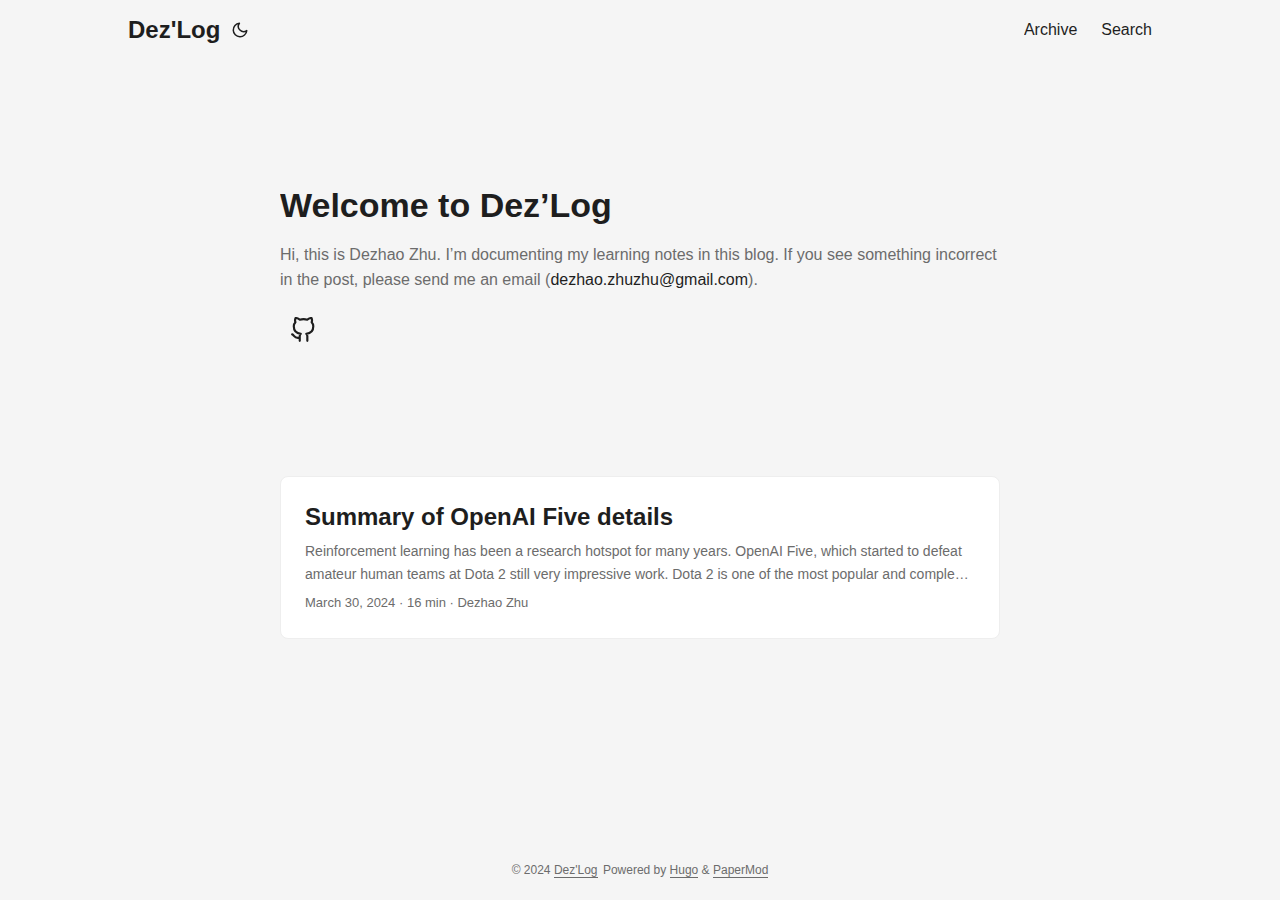
<file: index.html>
<!DOCTYPE html>
<html lang="en" dir="auto">

<head>
	<meta name="generator" content="Hugo 0.115.3"><meta charset="utf-8">
<meta http-equiv="X-UA-Compatible" content="IE=edge">
<meta name="viewport" content="width=device-width, initial-scale=1, shrink-to-fit=no">
<meta name="robots" content="index, follow">
<title>Dez&#39;Log</title>

<meta name="description" content="Theme PaperMod - https://github.com/adityatelange/hugo-PaperMod">
<meta name="author" content="Theme PaperMod">
<link rel="canonical" href="https://dezhaozhu.github.io/">
<link crossorigin="anonymous" href="/assets/css/stylesheet.c4fffb0ee300dc6b1fc0b0e900dc40df2c36931315d57beda4b17d56115abc90.css" integrity="sha256-xP/7DuMA3GsfwLDpANxA3yw2kxMV1XvtpLF9VhFavJA=" rel="preload stylesheet" as="style">


<link rel="apple-touch-icon" sizes="180x180" href="/apple-touch-icon.png">
<link rel="icon" type="image/png" sizes="32x32" href="/favicon-32x32.png">
<link rel="icon" type="image/png" sizes="16x16" href="/favicon-16x16.png">
<link rel="manifest" href="/site.webmanifest">
<link rel="mask-icon" href="/safari-pinned-tab.svg" color="#5bbad5">
<meta name="msapplication-TileColor" content="#da532c">
<meta name="theme-color" content="#ffffff">
<link rel="alternate" type="application/rss+xml" href="https://dezhaozhu.github.io/index.xml">
<link rel="alternate" type="application/json" href="https://dezhaozhu.github.io/index.json">
<noscript>
    <style>
        #theme-toggle,
        .top-link {
            display: none;
        }

    </style>
    <style>
        @media (prefers-color-scheme: dark) {
            :root {
                --theme: rgb(29, 30, 32);
                --entry: rgb(46, 46, 51);
                --primary: rgb(218, 218, 219);
                --secondary: rgb(155, 156, 157);
                --tertiary: rgb(65, 66, 68);
                --content: rgb(196, 196, 197);
                --code-block-bg: rgb(46, 46, 51);
                --code-bg: rgb(55, 56, 62);
                --border: rgb(51, 51, 51);
            }

            .list {
                background: var(--theme);
            }

            .list:not(.dark)::-webkit-scrollbar-track {
                background: 0 0;
            }

            .list:not(.dark)::-webkit-scrollbar-thumb {
                border-color: var(--theme);
            }
        }

    </style>
</noscript>

<meta property="og:title" content="Dez&#39;Log" />
<meta property="og:description" content="Theme PaperMod - https://github.com/adityatelange/hugo-PaperMod" />
<meta property="og:type" content="website" />
<meta property="og:url" content="https://dezhaozhu.github.io/" />

<meta name="twitter:card" content="summary"/>
<meta name="twitter:title" content="Dez&#39;Log"/>
<meta name="twitter:description" content="Theme PaperMod - https://github.com/adityatelange/hugo-PaperMod"/>

<script type="application/ld+json">
{
  "@context": "https://schema.org",
  "@type": "Organization",
  "name": "Dez'Log",
  "url": "https://dezhaozhu.github.io/",
  "description": "Theme PaperMod - https://github.com/adityatelange/hugo-PaperMod",
  "thumbnailUrl": "https://dezhaozhu.github.io/favicon.ico",
  "sameAs": [
      "https://github.com/dezhaozhu"
  ]
}
</script>
</head>

<body class="list" id="top">
<script>
    if (localStorage.getItem("pref-theme") === "dark") {
        document.body.classList.add('dark');
    } else if (localStorage.getItem("pref-theme") === "light") {
        document.body.classList.remove('dark')
    } else if (window.matchMedia('(prefers-color-scheme: dark)').matches) {
        document.body.classList.add('dark');
    }

</script>

<header class="header">
    <nav class="nav">
        <div class="logo">
            <a href="https://dezhaozhu.github.io/" accesskey="h" title="Dez&#39;Log (Alt + H)">Dez&#39;Log</a>
            <div class="logo-switches">
                <button id="theme-toggle" accesskey="t" title="(Alt + T)">
                    <svg id="moon" xmlns="http://www.w3.org/2000/svg" width="24" height="18" viewBox="0 0 24 24"
                        fill="none" stroke="currentColor" stroke-width="2" stroke-linecap="round"
                        stroke-linejoin="round">
                        <path d="M21 12.79A9 9 0 1 1 11.21 3 7 7 0 0 0 21 12.79z"></path>
                    </svg>
                    <svg id="sun" xmlns="http://www.w3.org/2000/svg" width="24" height="18" viewBox="0 0 24 24"
                        fill="none" stroke="currentColor" stroke-width="2" stroke-linecap="round"
                        stroke-linejoin="round">
                        <circle cx="12" cy="12" r="5"></circle>
                        <line x1="12" y1="1" x2="12" y2="3"></line>
                        <line x1="12" y1="21" x2="12" y2="23"></line>
                        <line x1="4.22" y1="4.22" x2="5.64" y2="5.64"></line>
                        <line x1="18.36" y1="18.36" x2="19.78" y2="19.78"></line>
                        <line x1="1" y1="12" x2="3" y2="12"></line>
                        <line x1="21" y1="12" x2="23" y2="12"></line>
                        <line x1="4.22" y1="19.78" x2="5.64" y2="18.36"></line>
                        <line x1="18.36" y1="5.64" x2="19.78" y2="4.22"></line>
                    </svg>
                </button>
            </div>
        </div>
        <ul id="menu">
            <li>
                <a href="https://dezhaozhu.github.io/archives" title="Archive">
                    <span>Archive</span>
                </a>
            </li>
            <li>
                <a href="https://dezhaozhu.github.io/search/" title="Search (Alt &#43; /)" accesskey=/>
                    <span>Search</span>
                </a>
            </li>
        </ul>
    </nav>
</header>
<main class="main"> 
<article class="first-entry home-info">
    <header class="entry-header">
        <h1>Welcome to Dez&rsquo;Log</h1>
    </header>
    <div class="entry-content">
        <ul>
<li>Hi, this is Dezhao Zhu. I&rsquo;m documenting my learning notes in this blog. If you see something incorrect in the post, please send me an email (<a href="mailto:dezhao.zhuzhu@gmail.com">dezhao.zhuzhu@gmail.com</a>).</li>
</ul>

    </div>
    <footer class="entry-footer">
        <div class="social-icons" >
    <a href="https://github.com/dezhaozhu" target="_blank" rel="noopener noreferrer me"
        title="View Source on Github">
        <svg xmlns="http://www.w3.org/2000/svg" viewBox="0 0 24 24" fill="none" stroke="currentColor" stroke-width="2"
    stroke-linecap="round" stroke-linejoin="round">
    <path
        d="M9 19c-5 1.5-5-2.5-7-3m14 6v-3.87a3.37 3.37 0 0 0-.94-2.61c3.14-.35 6.44-1.54 6.44-7A5.44 5.44 0 0 0 20 4.77 5.07 5.07 0 0 0 19.91 1S18.73.65 16 2.48a13.38 13.38 0 0 0-7 0C6.27.65 5.09 1 5.09 1A5.07 5.07 0 0 0 5 4.77a5.44 5.44 0 0 0-1.5 3.78c0 5.42 3.3 6.61 6.44 7A3.37 3.37 0 0 0 9 18.13V22">
    </path>
</svg>
    </a>
</div>

    </footer>
</article>

<article class="post-entry"> 
  <header class="entry-header">
    <h2 class="entry-hint-parent">Summary of OpenAI Five details
    </h2>
  </header>
  <div class="entry-content">
    <p>Reinforcement learning has been a research hotspot for many years. OpenAI Five, which started to defeat amateur human teams at Dota 2 still very impressive work. Dota 2 is one of the most popular and complex esports games in the world, a real-time strategy game played between two teams of five players, with each player controlling a character called a “hero”. To play Dota 2, an AI system must address various challenges: long time horizons, partially-observed state, high-dimensional action and observation spaces....</p>
  </div>
  <footer class="entry-footer"><span title='2024-03-30 00:00:00 +0000 UTC'>March 30, 2024</span>&nbsp;·&nbsp;16 min&nbsp;·&nbsp;Dezhao Zhu</footer>
  <a class="entry-link" aria-label="post link to Summary of OpenAI Five details" href="https://dezhaozhu.github.io/posts/openaifive/openaifive/"></a>
</article>
    </main>
    
<footer class="footer">
    <span>&copy; 2024 <a href="https://dezhaozhu.github.io/">Dez&#39;Log</a></span>
    <span>
        Powered by
        <a href="https://gohugo.io/" rel="noopener noreferrer" target="_blank">Hugo</a> &
        <a href="https://github.com/adityatelange/hugo-PaperMod/" rel="noopener" target="_blank">PaperMod</a>
    </span>
</footer>
<a href="#top" aria-label="go to top" title="Go to Top (Alt + G)" class="top-link" id="top-link" accesskey="g">
    <svg xmlns="http://www.w3.org/2000/svg" viewBox="0 0 12 6" fill="currentColor">
        <path d="M12 6H0l6-6z" />
    </svg>
</a>

<script>
    let menu = document.getElementById('menu')
    if (menu) {
        menu.scrollLeft = localStorage.getItem("menu-scroll-position");
        menu.onscroll = function () {
            localStorage.setItem("menu-scroll-position", menu.scrollLeft);
        }
    }

    document.querySelectorAll('a[href^="#"]').forEach(anchor => {
        anchor.addEventListener("click", function (e) {
            e.preventDefault();
            var id = this.getAttribute("href").substr(1);
            if (!window.matchMedia('(prefers-reduced-motion: reduce)').matches) {
                document.querySelector(`[id='${decodeURIComponent(id)}']`).scrollIntoView({
                    behavior: "smooth"
                });
            } else {
                document.querySelector(`[id='${decodeURIComponent(id)}']`).scrollIntoView();
            }
            if (id === "top") {
                history.replaceState(null, null, " ");
            } else {
                history.pushState(null, null, `#${id}`);
            }
        });
    });

</script>
<script>
    var mybutton = document.getElementById("top-link");
    window.onscroll = function () {
        if (document.body.scrollTop > 800 || document.documentElement.scrollTop > 800) {
            mybutton.style.visibility = "visible";
            mybutton.style.opacity = "1";
        } else {
            mybutton.style.visibility = "hidden";
            mybutton.style.opacity = "0";
        }
    };

</script>
<script>
    document.getElementById("theme-toggle").addEventListener("click", () => {
        if (document.body.className.includes("dark")) {
            document.body.classList.remove('dark');
            localStorage.setItem("pref-theme", 'light');
        } else {
            document.body.classList.add('dark');
            localStorage.setItem("pref-theme", 'dark');
        }
    })

</script>
</body>

</html>
</file>
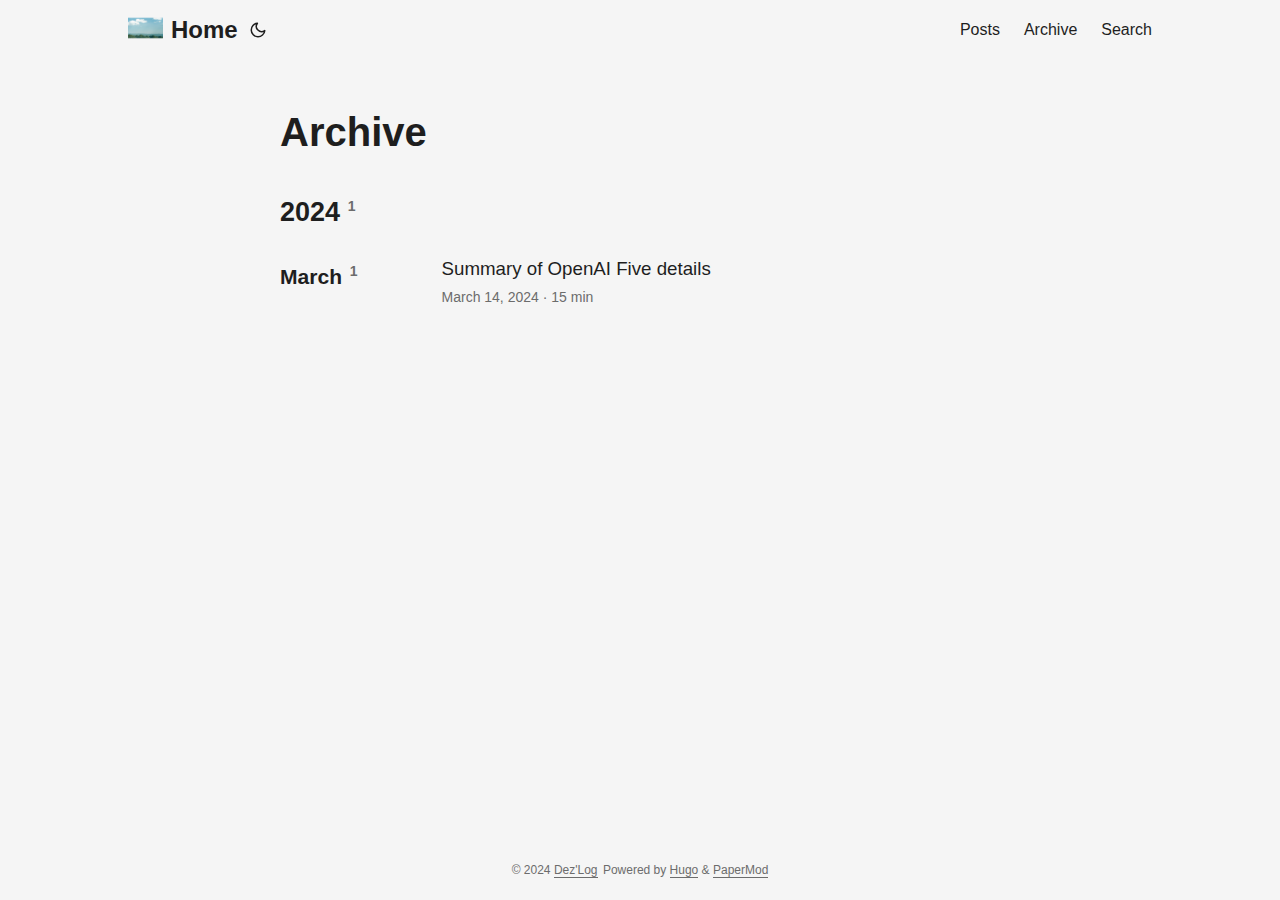
<file: archives.fr/index.html>
<!doctype html><html lang=en dir=auto><head><meta charset=utf-8><meta http-equiv=x-ua-compatible content="IE=edge"><meta name=viewport content="width=device-width,initial-scale=1,shrink-to-fit=no"><meta name=robots content="index, follow"><title>Archive | Dez'Log</title><meta name=keywords content><meta name=description content="archives"><meta name=author content><link rel=canonical href=https://dezhaozhu.github.io/archives.fr/><meta name=google-site-verification content="XYZabc"><meta name=yandex-verification content="XYZabc"><meta name=msvalidate.01 content="XYZabc"><link crossorigin=anonymous href=/assets/css/stylesheet.896bc67855aa43b228a1d980d3512ca4f9507f95218c101bbb4ca4a2773d26a1.css integrity="sha256-iWvGeFWqQ7IoodmA01EspPlQf5UhjBAbu0ykonc9JqE=" rel="preload stylesheet" as=style><link rel=icon href=https://dezhaozhu.github.io/%3Clink%20/%20abs%20url%3E><link rel=icon type=image/png sizes=16x16 href=https://dezhaozhu.github.io/%3Clink%20/%20abs%20url%3E><link rel=icon type=image/png sizes=32x32 href=https://dezhaozhu.github.io/%3Clink%20/%20abs%20url%3E><link rel=apple-touch-icon href=https://dezhaozhu.github.io/%3Clink%20/%20abs%20url%3E><link rel=mask-icon href=https://dezhaozhu.github.io/%3Clink%20/%20abs%20url%3E><meta name=theme-color content="#2e2e33"><meta name=msapplication-TileColor content="#2e2e33"><noscript><style>#theme-toggle,.top-link{display:none}</style><style>@media(prefers-color-scheme:dark){:root{--theme:rgb(29, 30, 32);--entry:rgb(46, 46, 51);--primary:rgb(218, 218, 219);--secondary:rgb(155, 156, 157);--tertiary:rgb(65, 66, 68);--content:rgb(196, 196, 197);--hljs-bg:rgb(46, 46, 51);--code-bg:rgb(55, 56, 62);--border:rgb(51, 51, 51)}.list{background:var(--theme)}.list:not(.dark)::-webkit-scrollbar-track{background:0 0}.list:not(.dark)::-webkit-scrollbar-thumb{border-color:var(--theme)}}</style></noscript><script type=application/javascript>var doNotTrack=!1;doNotTrack||(function(e,t,n,s,o,i,a){e.GoogleAnalyticsObject=o,e[o]=e[o]||function(){(e[o].q=e[o].q||[]).push(arguments)},e[o].l=1*new Date,i=t.createElement(n),a=t.getElementsByTagName(n)[0],i.async=1,i.src=s,a.parentNode.insertBefore(i,a)}(window,document,"script","https://www.google-analytics.com/analytics.js","ga"),ga("create","UA-123-45","auto"),ga("send","pageview"))</script><meta property="og:title" content="Archive"><meta property="og:description" content="archives"><meta property="og:type" content="article"><meta property="og:url" content="https://dezhaozhu.github.io/archives.fr/"><meta property="og:image" content="https://dezhaozhu.github.io/%3Clink%20or%20path%20of%20image%20for%20opengraph,%20twitter-cards%3E"><meta property="article:section" content><meta name=twitter:card content="summary_large_image"><meta name=twitter:image content="https://dezhaozhu.github.io/%3Clink%20or%20path%20of%20image%20for%20opengraph,%20twitter-cards%3E"><meta name=twitter:title content="Archive"><meta name=twitter:description content="archives"><script type=application/ld+json>{"@context":"https://schema.org","@type":"BreadcrumbList","itemListElement":[{"@type":"ListItem","position":1,"name":"Archive","item":"https://dezhaozhu.github.io/archives.fr/"}]}</script><script type=application/ld+json>{"@context":"https://schema.org","@type":"BlogPosting","headline":"Archive","name":"Archive","description":"archives","keywords":[],"articleBody":"","wordCount":"0","inLanguage":"en","datePublished":"0001-01-01T00:00:00Z","dateModified":"0001-01-01T00:00:00Z","mainEntityOfPage":{"@type":"WebPage","@id":"https://dezhaozhu.github.io/archives.fr/"},"publisher":{"@type":"Organization","name":"Dez'Log","logo":{"@type":"ImageObject","url":"https://dezhaozhu.github.io/%3Clink%20/%20abs%20url%3E"}}}</script></head><body class=list id=top><script>localStorage.getItem("pref-theme")==="dark"?document.body.classList.add("dark"):localStorage.getItem("pref-theme")==="light"?document.body.classList.remove("dark"):window.matchMedia("(prefers-color-scheme: dark)").matches&&document.body.classList.add("dark")</script><header class=header><nav class=nav><div class=logo><a href=https://dezhaozhu.github.io/ accesskey=h title="Home (Alt + H)"><img src=https://dezhaozhu.github.io/apple-touch-icon.png alt aria-label=logo height=35>Home</a><div class=logo-switches><button id=theme-toggle accesskey=t title="(Alt + T)"><svg id="moon" xmlns="http://www.w3.org/2000/svg" width="24" height="18" viewBox="0 0 24 24" fill="none" stroke="currentcolor" stroke-width="2" stroke-linecap="round" stroke-linejoin="round"><path d="M21 12.79A9 9 0 1111.21 3 7 7 0 0021 12.79z"/></svg><svg id="sun" xmlns="http://www.w3.org/2000/svg" width="24" height="18" viewBox="0 0 24 24" fill="none" stroke="currentcolor" stroke-width="2" stroke-linecap="round" stroke-linejoin="round"><circle cx="12" cy="12" r="5"/><line x1="12" y1="1" x2="12" y2="3"/><line x1="12" y1="21" x2="12" y2="23"/><line x1="4.22" y1="4.22" x2="5.64" y2="5.64"/><line x1="18.36" y1="18.36" x2="19.78" y2="19.78"/><line x1="1" y1="12" x2="3" y2="12"/><line x1="21" y1="12" x2="23" y2="12"/><line x1="4.22" y1="19.78" x2="5.64" y2="18.36"/><line x1="18.36" y1="5.64" x2="19.78" y2="4.22"/></svg></button></div></div><ul id=menu><li><a href=https://dezhaozhu.github.io/posts/ title=Posts><span>Posts</span></a></li><li><a href=https://dezhaozhu.github.io/archives/ title=Archive><span>Archive</span></a></li><li><a href=https://dezhaozhu.github.io/search/ title="Search (Alt + /)" accesskey=/><span>Search</span></a></li></ul></nav></header><main class=main><header class=page-header><h1>Archive</h1></header><div class=archive-year><h2 class=archive-year-header>2024<sup class=archive-count>&nbsp;&nbsp;1</sup></h2><div class=archive-month><h3 class=archive-month-header>March<sup class=archive-count>&nbsp;&nbsp;1</sup></h3><div class=archive-posts><div class=archive-entry><h3 class=archive-entry-title>Summary of OpenAI Five details</h3><div class=archive-meta><span title='2024-03-14 23:40:00 +0800 CST'>March 14, 2024</span>&nbsp;·&nbsp;15 min</div><a class=entry-link aria-label="post link to Summary of OpenAI Five details" href=https://dezhaozhu.github.io/posts/openaifive/></a></div></div></div></div></main><footer class=footer><span>&copy; 2024 <a href=https://dezhaozhu.github.io/>Dez'Log</a></span>
<span>Powered by
<a href=https://gohugo.io/ rel="noopener noreferrer" target=_blank>Hugo</a> &
        <a href=https://github.com/adityatelange/hugo-PaperMod/ rel=noopener target=_blank>PaperMod</a></span></footer><a href=#top aria-label="go to top" title="Go to Top (Alt + G)" class=top-link id=top-link accesskey=g><svg xmlns="http://www.w3.org/2000/svg" viewBox="0 0 12 6" fill="currentcolor"><path d="M12 6H0l6-6z"/></svg></a><script>let menu=document.getElementById("menu");menu&&(menu.scrollLeft=localStorage.getItem("menu-scroll-position"),menu.onscroll=function(){localStorage.setItem("menu-scroll-position",menu.scrollLeft)}),document.querySelectorAll('a[href^="#"]').forEach(e=>{e.addEventListener("click",function(e){e.preventDefault();var t=this.getAttribute("href").substr(1);window.matchMedia("(prefers-reduced-motion: reduce)").matches?document.querySelector(`[id='${decodeURIComponent(t)}']`).scrollIntoView():document.querySelector(`[id='${decodeURIComponent(t)}']`).scrollIntoView({behavior:"smooth"}),t==="top"?history.replaceState(null,null," "):history.pushState(null,null,`#${t}`)})})</script><script>var mybutton=document.getElementById("top-link");window.onscroll=function(){document.body.scrollTop>800||document.documentElement.scrollTop>800?(mybutton.style.visibility="visible",mybutton.style.opacity="1"):(mybutton.style.visibility="hidden",mybutton.style.opacity="0")}</script><script>document.getElementById("theme-toggle").addEventListener("click",()=>{document.body.className.includes("dark")?(document.body.classList.remove("dark"),localStorage.setItem("pref-theme","light")):(document.body.classList.add("dark"),localStorage.setItem("pref-theme","dark"))})</script></body></html>
</file>
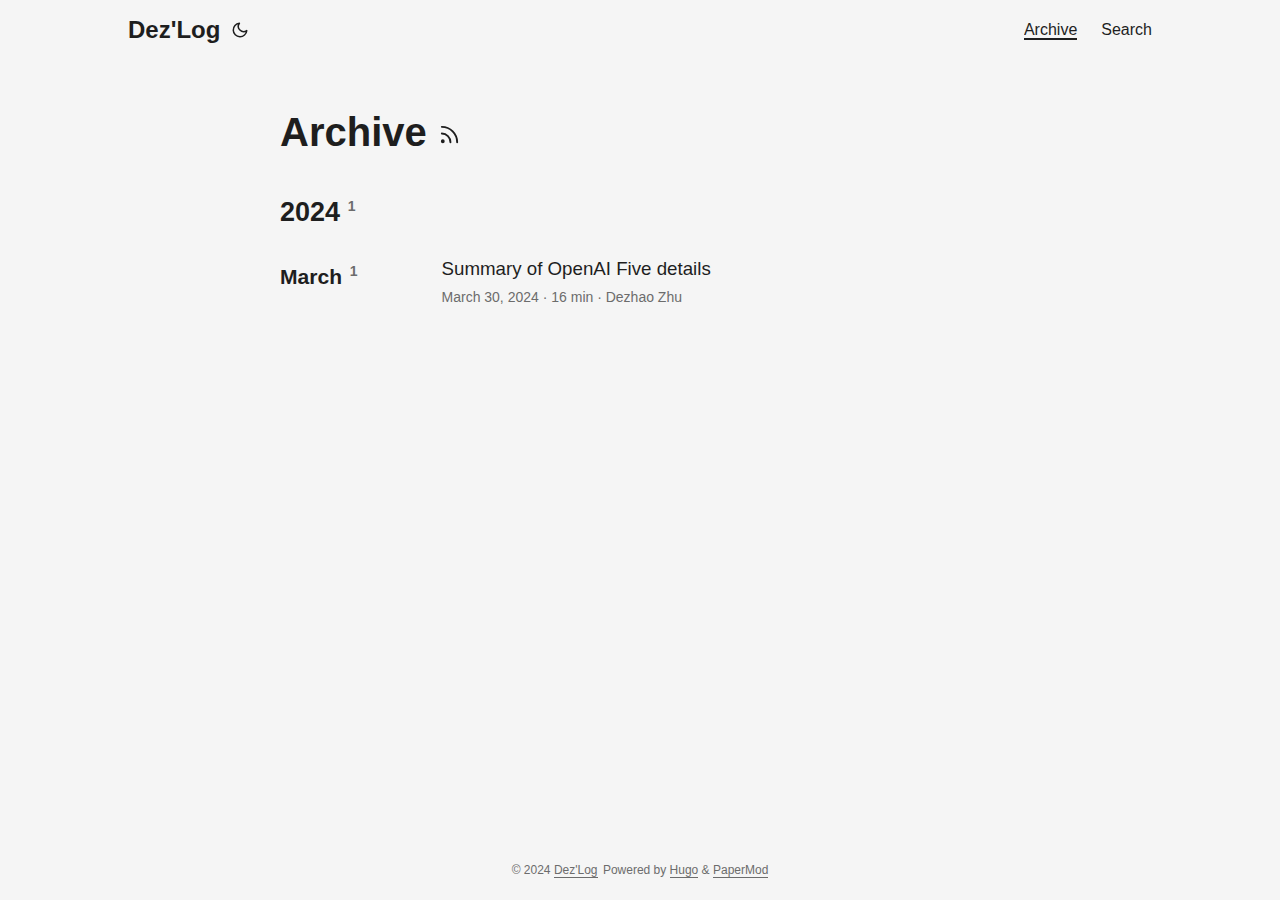
<file: archives/index.html>
<!DOCTYPE html>
<html lang="en" dir="auto">

<head><meta charset="utf-8">
<meta http-equiv="X-UA-Compatible" content="IE=edge">
<meta name="viewport" content="width=device-width, initial-scale=1, shrink-to-fit=no">
<meta name="robots" content="index, follow">
<title>Archive | Dez&#39;Log</title>
<meta name="keywords" content="">
<meta name="description" content="archives">
<meta name="author" content="Theme PaperMod">
<link rel="canonical" href="https://dezhaozhu.github.io/archives/">
<link crossorigin="anonymous" href="/assets/css/stylesheet.c4fffb0ee300dc6b1fc0b0e900dc40df2c36931315d57beda4b17d56115abc90.css" integrity="sha256-xP/7DuMA3GsfwLDpANxA3yw2kxMV1XvtpLF9VhFavJA=" rel="preload stylesheet" as="style">


<link rel="apple-touch-icon" sizes="180x180" href="/apple-touch-icon.png">
<link rel="icon" type="image/png" sizes="32x32" href="/favicon-32x32.png">
<link rel="icon" type="image/png" sizes="16x16" href="/favicon-16x16.png">
<link rel="manifest" href="/site.webmanifest">
<link rel="mask-icon" href="/safari-pinned-tab.svg" color="#5bbad5">
<meta name="msapplication-TileColor" content="#da532c">
<meta name="theme-color" content="#ffffff">
<noscript>
    <style>
        #theme-toggle,
        .top-link {
            display: none;
        }

    </style>
    <style>
        @media (prefers-color-scheme: dark) {
            :root {
                --theme: rgb(29, 30, 32);
                --entry: rgb(46, 46, 51);
                --primary: rgb(218, 218, 219);
                --secondary: rgb(155, 156, 157);
                --tertiary: rgb(65, 66, 68);
                --content: rgb(196, 196, 197);
                --code-block-bg: rgb(46, 46, 51);
                --code-bg: rgb(55, 56, 62);
                --border: rgb(51, 51, 51);
            }

            .list {
                background: var(--theme);
            }

            .list:not(.dark)::-webkit-scrollbar-track {
                background: 0 0;
            }

            .list:not(.dark)::-webkit-scrollbar-thumb {
                border-color: var(--theme);
            }
        }

    </style>
</noscript>

<meta property="og:title" content="Archive" />
<meta property="og:description" content="archives" />
<meta property="og:type" content="article" />
<meta property="og:url" content="https://dezhaozhu.github.io/archives/" /><meta property="article:section" content="" />



<meta name="twitter:card" content="summary"/>
<meta name="twitter:title" content="Archive"/>
<meta name="twitter:description" content="archives"/>


<script type="application/ld+json">
{
  "@context": "https://schema.org",
  "@type": "BreadcrumbList",
  "itemListElement": [
    {
      "@type": "ListItem",
      "position":  1 ,
      "name": "Archive",
      "item": "https://dezhaozhu.github.io/archives/"
    }
  ]
}
</script>
<script type="application/ld+json">
{
  "@context": "https://schema.org",
  "@type": "BlogPosting",
  "headline": "Archive",
  "name": "Archive",
  "description": "archives",
  "keywords": [
    
  ],
  "articleBody": "",
  "wordCount" : "0",
  "inLanguage": "en",
  "datePublished": "0001-01-01T00:00:00Z",
  "dateModified": "0001-01-01T00:00:00Z",
  "author":{
    "@type": "Person",
    "name": "Theme PaperMod"
  },
  "mainEntityOfPage": {
    "@type": "WebPage",
    "@id": "https://dezhaozhu.github.io/archives/"
  },
  "publisher": {
    "@type": "Organization",
    "name": "Dez'Log",
    "logo": {
      "@type": "ImageObject",
      "url": "https://dezhaozhu.github.io/favicon.ico"
    }
  }
}
</script>
</head>

<body class="list" id="top">
<script>
    if (localStorage.getItem("pref-theme") === "dark") {
        document.body.classList.add('dark');
    } else if (localStorage.getItem("pref-theme") === "light") {
        document.body.classList.remove('dark')
    } else if (window.matchMedia('(prefers-color-scheme: dark)').matches) {
        document.body.classList.add('dark');
    }

</script>

<header class="header">
    <nav class="nav">
        <div class="logo">
            <a href="https://dezhaozhu.github.io/" accesskey="h" title="Dez&#39;Log (Alt + H)">Dez&#39;Log</a>
            <div class="logo-switches">
                <button id="theme-toggle" accesskey="t" title="(Alt + T)">
                    <svg id="moon" xmlns="http://www.w3.org/2000/svg" width="24" height="18" viewBox="0 0 24 24"
                        fill="none" stroke="currentColor" stroke-width="2" stroke-linecap="round"
                        stroke-linejoin="round">
                        <path d="M21 12.79A9 9 0 1 1 11.21 3 7 7 0 0 0 21 12.79z"></path>
                    </svg>
                    <svg id="sun" xmlns="http://www.w3.org/2000/svg" width="24" height="18" viewBox="0 0 24 24"
                        fill="none" stroke="currentColor" stroke-width="2" stroke-linecap="round"
                        stroke-linejoin="round">
                        <circle cx="12" cy="12" r="5"></circle>
                        <line x1="12" y1="1" x2="12" y2="3"></line>
                        <line x1="12" y1="21" x2="12" y2="23"></line>
                        <line x1="4.22" y1="4.22" x2="5.64" y2="5.64"></line>
                        <line x1="18.36" y1="18.36" x2="19.78" y2="19.78"></line>
                        <line x1="1" y1="12" x2="3" y2="12"></line>
                        <line x1="21" y1="12" x2="23" y2="12"></line>
                        <line x1="4.22" y1="19.78" x2="5.64" y2="18.36"></line>
                        <line x1="18.36" y1="5.64" x2="19.78" y2="4.22"></line>
                    </svg>
                </button>
            </div>
        </div>
        <ul id="menu">
            <li>
                <a href="https://dezhaozhu.github.io/archives" title="Archive">
                    <span class="active">Archive</span>
                </a>
            </li>
            <li>
                <a href="https://dezhaozhu.github.io/search/" title="Search (Alt &#43; /)" accesskey=/>
                    <span>Search</span>
                </a>
            </li>
        </ul>
    </nav>
</header>
<main class="main">

<header class="page-header">
  <h1>
    Archive
    <a href="/index.xml" title="RSS" aria-label="RSS">
      <svg xmlns="http://www.w3.org/2000/svg" viewBox="0 0 24 24" fill="none" stroke="currentColor" stroke-width="2"
        stroke-linecap="round" stroke-linejoin="round" height="23">
        <path d="M4 11a9 9 0 0 1 9 9" />
        <path d="M4 4a16 16 0 0 1 16 16" />
        <circle cx="5" cy="19" r="1" />
      </svg>
    </a>
  </h1>
</header>
<div class="archive-year">
  <h2 class="archive-year-header">2024<sup class="archive-count">&nbsp;&nbsp;1</sup>
  </h2>
  <div class="archive-month">
    <h3 class="archive-month-header">March<sup class="archive-count">&nbsp;&nbsp;1</sup></h3>
    <div class="archive-posts">
      <div class="archive-entry">
        <h3 class="archive-entry-title entry-hint-parent">Summary of OpenAI Five details
        </h3>
        <div class="archive-meta"><span title='2024-03-30 00:00:00 +0000 UTC'>March 30, 2024</span>&nbsp;·&nbsp;16 min&nbsp;·&nbsp;Dezhao Zhu</div>
        <a class="entry-link" aria-label="post link to Summary of OpenAI Five details" href="https://dezhaozhu.github.io/posts/openaifive/openaifive/"></a>
      </div>
    </div>
  </div>
</div>
    </main>
    
<footer class="footer">
    <span>&copy; 2024 <a href="https://dezhaozhu.github.io/">Dez&#39;Log</a></span>
    <span>
        Powered by
        <a href="https://gohugo.io/" rel="noopener noreferrer" target="_blank">Hugo</a> &
        <a href="https://github.com/adityatelange/hugo-PaperMod/" rel="noopener" target="_blank">PaperMod</a>
    </span>
</footer>
<a href="#top" aria-label="go to top" title="Go to Top (Alt + G)" class="top-link" id="top-link" accesskey="g">
    <svg xmlns="http://www.w3.org/2000/svg" viewBox="0 0 12 6" fill="currentColor">
        <path d="M12 6H0l6-6z" />
    </svg>
</a>

<script>
    let menu = document.getElementById('menu')
    if (menu) {
        menu.scrollLeft = localStorage.getItem("menu-scroll-position");
        menu.onscroll = function () {
            localStorage.setItem("menu-scroll-position", menu.scrollLeft);
        }
    }

    document.querySelectorAll('a[href^="#"]').forEach(anchor => {
        anchor.addEventListener("click", function (e) {
            e.preventDefault();
            var id = this.getAttribute("href").substr(1);
            if (!window.matchMedia('(prefers-reduced-motion: reduce)').matches) {
                document.querySelector(`[id='${decodeURIComponent(id)}']`).scrollIntoView({
                    behavior: "smooth"
                });
            } else {
                document.querySelector(`[id='${decodeURIComponent(id)}']`).scrollIntoView();
            }
            if (id === "top") {
                history.replaceState(null, null, " ");
            } else {
                history.pushState(null, null, `#${id}`);
            }
        });
    });

</script>
<script>
    var mybutton = document.getElementById("top-link");
    window.onscroll = function () {
        if (document.body.scrollTop > 800 || document.documentElement.scrollTop > 800) {
            mybutton.style.visibility = "visible";
            mybutton.style.opacity = "1";
        } else {
            mybutton.style.visibility = "hidden";
            mybutton.style.opacity = "0";
        }
    };

</script>
<script>
    document.getElementById("theme-toggle").addEventListener("click", () => {
        if (document.body.className.includes("dark")) {
            document.body.classList.remove('dark');
            localStorage.setItem("pref-theme", 'light');
        } else {
            document.body.classList.add('dark');
            localStorage.setItem("pref-theme", 'dark');
        }
    })

</script>
</body>

</html>
</file>
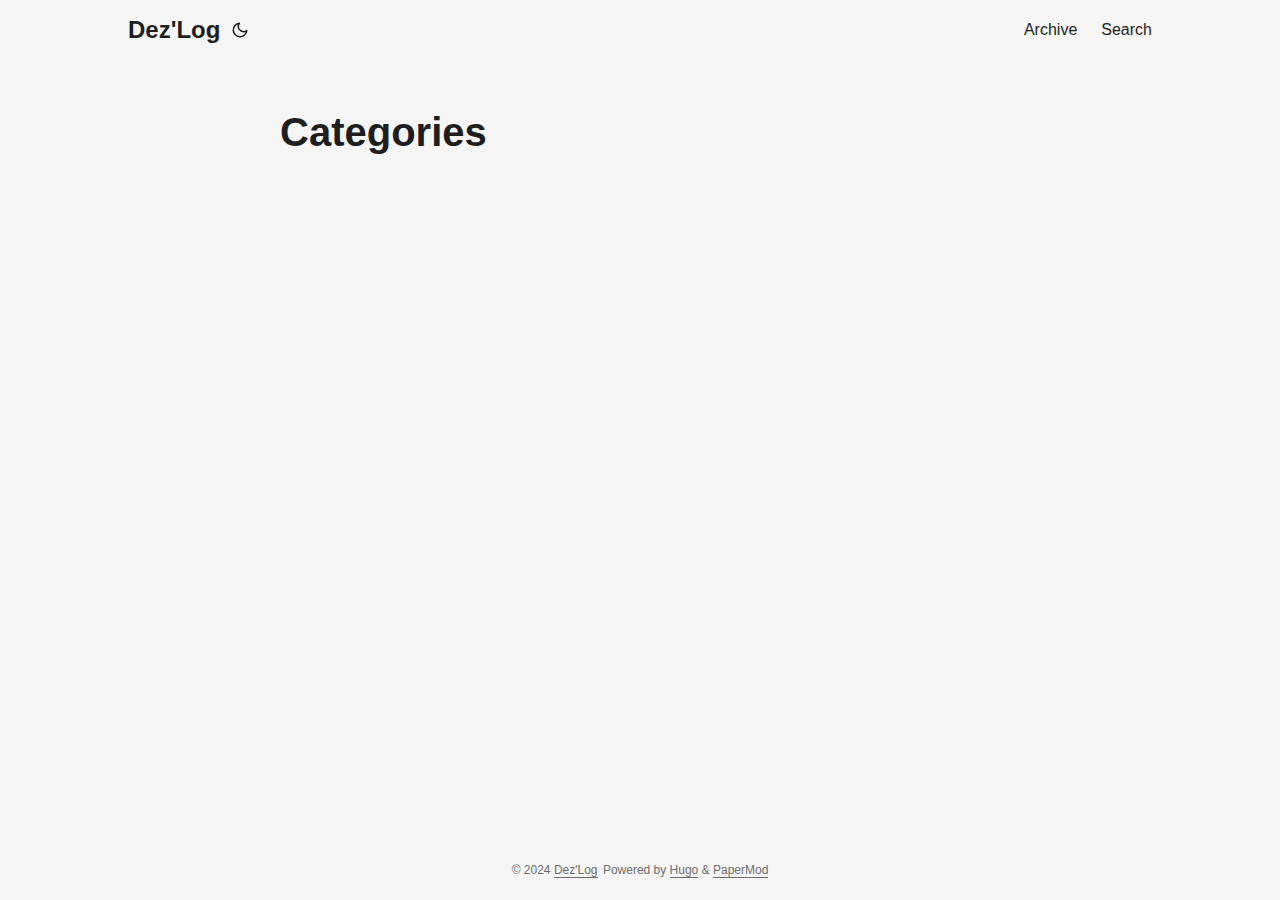
<file: categories/index.html>
<!DOCTYPE html>
<html lang="en" dir="auto">

<head><meta charset="utf-8">
<meta http-equiv="X-UA-Compatible" content="IE=edge">
<meta name="viewport" content="width=device-width, initial-scale=1, shrink-to-fit=no">
<meta name="robots" content="index, follow">
<title>Categories | Dez&#39;Log</title>
<meta name="keywords" content="">
<meta name="description" content="Theme PaperMod - https://github.com/adityatelange/hugo-PaperMod">
<meta name="author" content="Theme PaperMod">
<link rel="canonical" href="https://dezhaozhu.github.io/categories/">
<link crossorigin="anonymous" href="/assets/css/stylesheet.c4fffb0ee300dc6b1fc0b0e900dc40df2c36931315d57beda4b17d56115abc90.css" integrity="sha256-xP/7DuMA3GsfwLDpANxA3yw2kxMV1XvtpLF9VhFavJA=" rel="preload stylesheet" as="style">


<link rel="apple-touch-icon" sizes="180x180" href="/apple-touch-icon.png">
<link rel="icon" type="image/png" sizes="32x32" href="/favicon-32x32.png">
<link rel="icon" type="image/png" sizes="16x16" href="/favicon-16x16.png">
<link rel="manifest" href="/site.webmanifest">
<link rel="mask-icon" href="/safari-pinned-tab.svg" color="#5bbad5">
<meta name="msapplication-TileColor" content="#da532c">
<meta name="theme-color" content="#ffffff">
<link rel="alternate" type="application/rss+xml" href="https://dezhaozhu.github.io/categories/index.xml">
<noscript>
    <style>
        #theme-toggle,
        .top-link {
            display: none;
        }

    </style>
    <style>
        @media (prefers-color-scheme: dark) {
            :root {
                --theme: rgb(29, 30, 32);
                --entry: rgb(46, 46, 51);
                --primary: rgb(218, 218, 219);
                --secondary: rgb(155, 156, 157);
                --tertiary: rgb(65, 66, 68);
                --content: rgb(196, 196, 197);
                --code-block-bg: rgb(46, 46, 51);
                --code-bg: rgb(55, 56, 62);
                --border: rgb(51, 51, 51);
            }

            .list {
                background: var(--theme);
            }

            .list:not(.dark)::-webkit-scrollbar-track {
                background: 0 0;
            }

            .list:not(.dark)::-webkit-scrollbar-thumb {
                border-color: var(--theme);
            }
        }

    </style>
</noscript>

<meta property="og:title" content="Categories" />
<meta property="og:description" content="Theme PaperMod - https://github.com/adityatelange/hugo-PaperMod" />
<meta property="og:type" content="website" />
<meta property="og:url" content="https://dezhaozhu.github.io/categories/" />

<meta name="twitter:card" content="summary"/>
<meta name="twitter:title" content="Categories"/>
<meta name="twitter:description" content="Theme PaperMod - https://github.com/adityatelange/hugo-PaperMod"/>

</head>

<body class="list" id="top">
<script>
    if (localStorage.getItem("pref-theme") === "dark") {
        document.body.classList.add('dark');
    } else if (localStorage.getItem("pref-theme") === "light") {
        document.body.classList.remove('dark')
    } else if (window.matchMedia('(prefers-color-scheme: dark)').matches) {
        document.body.classList.add('dark');
    }

</script>

<header class="header">
    <nav class="nav">
        <div class="logo">
            <a href="https://dezhaozhu.github.io/" accesskey="h" title="Dez&#39;Log (Alt + H)">Dez&#39;Log</a>
            <div class="logo-switches">
                <button id="theme-toggle" accesskey="t" title="(Alt + T)">
                    <svg id="moon" xmlns="http://www.w3.org/2000/svg" width="24" height="18" viewBox="0 0 24 24"
                        fill="none" stroke="currentColor" stroke-width="2" stroke-linecap="round"
                        stroke-linejoin="round">
                        <path d="M21 12.79A9 9 0 1 1 11.21 3 7 7 0 0 0 21 12.79z"></path>
                    </svg>
                    <svg id="sun" xmlns="http://www.w3.org/2000/svg" width="24" height="18" viewBox="0 0 24 24"
                        fill="none" stroke="currentColor" stroke-width="2" stroke-linecap="round"
                        stroke-linejoin="round">
                        <circle cx="12" cy="12" r="5"></circle>
                        <line x1="12" y1="1" x2="12" y2="3"></line>
                        <line x1="12" y1="21" x2="12" y2="23"></line>
                        <line x1="4.22" y1="4.22" x2="5.64" y2="5.64"></line>
                        <line x1="18.36" y1="18.36" x2="19.78" y2="19.78"></line>
                        <line x1="1" y1="12" x2="3" y2="12"></line>
                        <line x1="21" y1="12" x2="23" y2="12"></line>
                        <line x1="4.22" y1="19.78" x2="5.64" y2="18.36"></line>
                        <line x1="18.36" y1="5.64" x2="19.78" y2="4.22"></line>
                    </svg>
                </button>
            </div>
        </div>
        <ul id="menu">
            <li>
                <a href="https://dezhaozhu.github.io/archives" title="Archive">
                    <span>Archive</span>
                </a>
            </li>
            <li>
                <a href="https://dezhaozhu.github.io/search/" title="Search (Alt &#43; /)" accesskey=/>
                    <span>Search</span>
                </a>
            </li>
        </ul>
    </nav>
</header>
<main class="main">
<header class="page-header">
    <h1>Categories</h1>
</header>

<ul class="terms-tags">
</ul>
    </main>
    
<footer class="footer">
    <span>&copy; 2024 <a href="https://dezhaozhu.github.io/">Dez&#39;Log</a></span>
    <span>
        Powered by
        <a href="https://gohugo.io/" rel="noopener noreferrer" target="_blank">Hugo</a> &
        <a href="https://github.com/adityatelange/hugo-PaperMod/" rel="noopener" target="_blank">PaperMod</a>
    </span>
</footer>
<a href="#top" aria-label="go to top" title="Go to Top (Alt + G)" class="top-link" id="top-link" accesskey="g">
    <svg xmlns="http://www.w3.org/2000/svg" viewBox="0 0 12 6" fill="currentColor">
        <path d="M12 6H0l6-6z" />
    </svg>
</a>

<script>
    let menu = document.getElementById('menu')
    if (menu) {
        menu.scrollLeft = localStorage.getItem("menu-scroll-position");
        menu.onscroll = function () {
            localStorage.setItem("menu-scroll-position", menu.scrollLeft);
        }
    }

    document.querySelectorAll('a[href^="#"]').forEach(anchor => {
        anchor.addEventListener("click", function (e) {
            e.preventDefault();
            var id = this.getAttribute("href").substr(1);
            if (!window.matchMedia('(prefers-reduced-motion: reduce)').matches) {
                document.querySelector(`[id='${decodeURIComponent(id)}']`).scrollIntoView({
                    behavior: "smooth"
                });
            } else {
                document.querySelector(`[id='${decodeURIComponent(id)}']`).scrollIntoView();
            }
            if (id === "top") {
                history.replaceState(null, null, " ");
            } else {
                history.pushState(null, null, `#${id}`);
            }
        });
    });

</script>
<script>
    var mybutton = document.getElementById("top-link");
    window.onscroll = function () {
        if (document.body.scrollTop > 800 || document.documentElement.scrollTop > 800) {
            mybutton.style.visibility = "visible";
            mybutton.style.opacity = "1";
        } else {
            mybutton.style.visibility = "hidden";
            mybutton.style.opacity = "0";
        }
    };

</script>
<script>
    document.getElementById("theme-toggle").addEventListener("click", () => {
        if (document.body.className.includes("dark")) {
            document.body.classList.remove('dark');
            localStorage.setItem("pref-theme", 'light');
        } else {
            document.body.classList.add('dark');
            localStorage.setItem("pref-theme", 'dark');
        }
    })

</script>
</body>

</html>
</file>
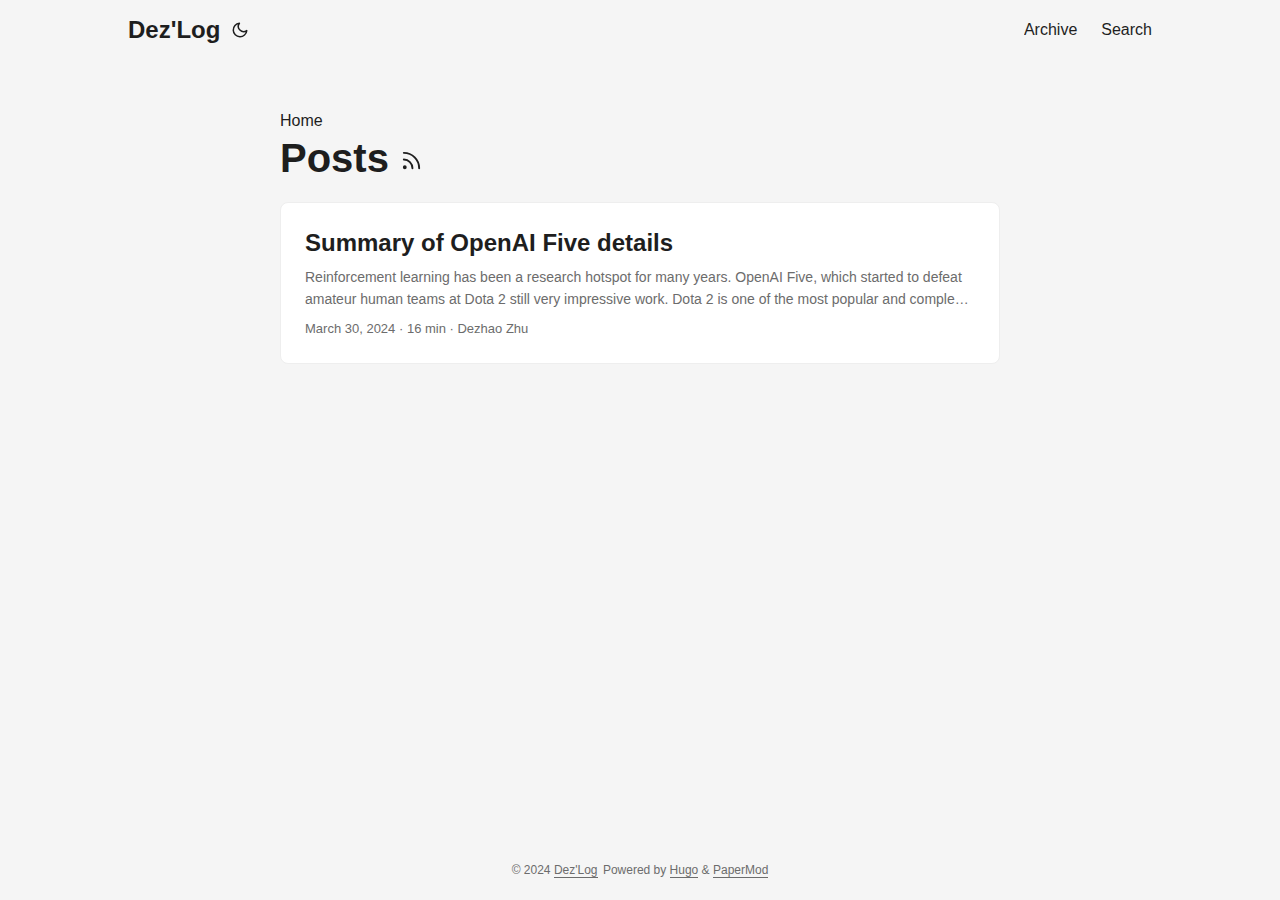
<file: posts/index.html>
<!DOCTYPE html>
<html lang="en" dir="auto">

<head><meta charset="utf-8">
<meta http-equiv="X-UA-Compatible" content="IE=edge">
<meta name="viewport" content="width=device-width, initial-scale=1, shrink-to-fit=no">
<meta name="robots" content="index, follow">
<title>Posts | Dez&#39;Log</title>
<meta name="keywords" content="">
<meta name="description" content="Posts - Dez&#39;Log">
<meta name="author" content="Theme PaperMod">
<link rel="canonical" href="https://dezhaozhu.github.io/posts/">
<link crossorigin="anonymous" href="/assets/css/stylesheet.c4fffb0ee300dc6b1fc0b0e900dc40df2c36931315d57beda4b17d56115abc90.css" integrity="sha256-xP/7DuMA3GsfwLDpANxA3yw2kxMV1XvtpLF9VhFavJA=" rel="preload stylesheet" as="style">


<link rel="apple-touch-icon" sizes="180x180" href="/apple-touch-icon.png">
<link rel="icon" type="image/png" sizes="32x32" href="/favicon-32x32.png">
<link rel="icon" type="image/png" sizes="16x16" href="/favicon-16x16.png">
<link rel="manifest" href="/site.webmanifest">
<link rel="mask-icon" href="/safari-pinned-tab.svg" color="#5bbad5">
<meta name="msapplication-TileColor" content="#da532c">
<meta name="theme-color" content="#ffffff">
<link rel="alternate" type="application/rss+xml" href="https://dezhaozhu.github.io/posts/index.xml">
<noscript>
    <style>
        #theme-toggle,
        .top-link {
            display: none;
        }

    </style>
    <style>
        @media (prefers-color-scheme: dark) {
            :root {
                --theme: rgb(29, 30, 32);
                --entry: rgb(46, 46, 51);
                --primary: rgb(218, 218, 219);
                --secondary: rgb(155, 156, 157);
                --tertiary: rgb(65, 66, 68);
                --content: rgb(196, 196, 197);
                --code-block-bg: rgb(46, 46, 51);
                --code-bg: rgb(55, 56, 62);
                --border: rgb(51, 51, 51);
            }

            .list {
                background: var(--theme);
            }

            .list:not(.dark)::-webkit-scrollbar-track {
                background: 0 0;
            }

            .list:not(.dark)::-webkit-scrollbar-thumb {
                border-color: var(--theme);
            }
        }

    </style>
</noscript>

<meta property="og:title" content="Posts" />
<meta property="og:description" content="Theme PaperMod - https://github.com/adityatelange/hugo-PaperMod" />
<meta property="og:type" content="website" />
<meta property="og:url" content="https://dezhaozhu.github.io/posts/" />

<meta name="twitter:card" content="summary"/>
<meta name="twitter:title" content="Posts"/>
<meta name="twitter:description" content="Theme PaperMod - https://github.com/adityatelange/hugo-PaperMod"/>


<script type="application/ld+json">
{
  "@context": "https://schema.org",
  "@type": "BreadcrumbList",
  "itemListElement": [
    {
      "@type": "ListItem",
      "position":  1 ,
      "name": "Posts",
      "item": "https://dezhaozhu.github.io/posts/"
    }
  ]
}
</script>
</head>

<body class="list" id="top">
<script>
    if (localStorage.getItem("pref-theme") === "dark") {
        document.body.classList.add('dark');
    } else if (localStorage.getItem("pref-theme") === "light") {
        document.body.classList.remove('dark')
    } else if (window.matchMedia('(prefers-color-scheme: dark)').matches) {
        document.body.classList.add('dark');
    }

</script>

<header class="header">
    <nav class="nav">
        <div class="logo">
            <a href="https://dezhaozhu.github.io/" accesskey="h" title="Dez&#39;Log (Alt + H)">Dez&#39;Log</a>
            <div class="logo-switches">
                <button id="theme-toggle" accesskey="t" title="(Alt + T)">
                    <svg id="moon" xmlns="http://www.w3.org/2000/svg" width="24" height="18" viewBox="0 0 24 24"
                        fill="none" stroke="currentColor" stroke-width="2" stroke-linecap="round"
                        stroke-linejoin="round">
                        <path d="M21 12.79A9 9 0 1 1 11.21 3 7 7 0 0 0 21 12.79z"></path>
                    </svg>
                    <svg id="sun" xmlns="http://www.w3.org/2000/svg" width="24" height="18" viewBox="0 0 24 24"
                        fill="none" stroke="currentColor" stroke-width="2" stroke-linecap="round"
                        stroke-linejoin="round">
                        <circle cx="12" cy="12" r="5"></circle>
                        <line x1="12" y1="1" x2="12" y2="3"></line>
                        <line x1="12" y1="21" x2="12" y2="23"></line>
                        <line x1="4.22" y1="4.22" x2="5.64" y2="5.64"></line>
                        <line x1="18.36" y1="18.36" x2="19.78" y2="19.78"></line>
                        <line x1="1" y1="12" x2="3" y2="12"></line>
                        <line x1="21" y1="12" x2="23" y2="12"></line>
                        <line x1="4.22" y1="19.78" x2="5.64" y2="18.36"></line>
                        <line x1="18.36" y1="5.64" x2="19.78" y2="4.22"></line>
                    </svg>
                </button>
            </div>
        </div>
        <ul id="menu">
            <li>
                <a href="https://dezhaozhu.github.io/archives" title="Archive">
                    <span>Archive</span>
                </a>
            </li>
            <li>
                <a href="https://dezhaozhu.github.io/search/" title="Search (Alt &#43; /)" accesskey=/>
                    <span>Search</span>
                </a>
            </li>
        </ul>
    </nav>
</header>
<main class="main"> 
<header class="page-header"><div class="breadcrumbs"><a href="https://dezhaozhu.github.io/">Home</a></div>
  <h1>
    Posts
    <a href="/posts/index.xml" title="RSS" aria-label="RSS">
      <svg xmlns="http://www.w3.org/2000/svg" viewBox="0 0 24 24" fill="none" stroke="currentColor" stroke-width="2"
        stroke-linecap="round" stroke-linejoin="round" height="23">
        <path d="M4 11a9 9 0 0 1 9 9" />
        <path d="M4 4a16 16 0 0 1 16 16" />
        <circle cx="5" cy="19" r="1" />
      </svg>
    </a>
  </h1>
</header>

<article class="post-entry"> 
  <header class="entry-header">
    <h2 class="entry-hint-parent">Summary of OpenAI Five details
    </h2>
  </header>
  <div class="entry-content">
    <p>Reinforcement learning has been a research hotspot for many years. OpenAI Five, which started to defeat amateur human teams at Dota 2 still very impressive work. Dota 2 is one of the most popular and complex esports games in the world, a real-time strategy game played between two teams of five players, with each player controlling a character called a “hero”. To play Dota 2, an AI system must address various challenges: long time horizons, partially-observed state, high-dimensional action and observation spaces....</p>
  </div>
  <footer class="entry-footer"><span title='2024-03-30 00:00:00 +0000 UTC'>March 30, 2024</span>&nbsp;·&nbsp;16 min&nbsp;·&nbsp;Dezhao Zhu</footer>
  <a class="entry-link" aria-label="post link to Summary of OpenAI Five details" href="https://dezhaozhu.github.io/posts/openaifive/openaifive/"></a>
</article>
    </main>
    
<footer class="footer">
    <span>&copy; 2024 <a href="https://dezhaozhu.github.io/">Dez&#39;Log</a></span>
    <span>
        Powered by
        <a href="https://gohugo.io/" rel="noopener noreferrer" target="_blank">Hugo</a> &
        <a href="https://github.com/adityatelange/hugo-PaperMod/" rel="noopener" target="_blank">PaperMod</a>
    </span>
</footer>
<a href="#top" aria-label="go to top" title="Go to Top (Alt + G)" class="top-link" id="top-link" accesskey="g">
    <svg xmlns="http://www.w3.org/2000/svg" viewBox="0 0 12 6" fill="currentColor">
        <path d="M12 6H0l6-6z" />
    </svg>
</a>

<script>
    let menu = document.getElementById('menu')
    if (menu) {
        menu.scrollLeft = localStorage.getItem("menu-scroll-position");
        menu.onscroll = function () {
            localStorage.setItem("menu-scroll-position", menu.scrollLeft);
        }
    }

    document.querySelectorAll('a[href^="#"]').forEach(anchor => {
        anchor.addEventListener("click", function (e) {
            e.preventDefault();
            var id = this.getAttribute("href").substr(1);
            if (!window.matchMedia('(prefers-reduced-motion: reduce)').matches) {
                document.querySelector(`[id='${decodeURIComponent(id)}']`).scrollIntoView({
                    behavior: "smooth"
                });
            } else {
                document.querySelector(`[id='${decodeURIComponent(id)}']`).scrollIntoView();
            }
            if (id === "top") {
                history.replaceState(null, null, " ");
            } else {
                history.pushState(null, null, `#${id}`);
            }
        });
    });

</script>
<script>
    var mybutton = document.getElementById("top-link");
    window.onscroll = function () {
        if (document.body.scrollTop > 800 || document.documentElement.scrollTop > 800) {
            mybutton.style.visibility = "visible";
            mybutton.style.opacity = "1";
        } else {
            mybutton.style.visibility = "hidden";
            mybutton.style.opacity = "0";
        }
    };

</script>
<script>
    document.getElementById("theme-toggle").addEventListener("click", () => {
        if (document.body.className.includes("dark")) {
            document.body.classList.remove('dark');
            localStorage.setItem("pref-theme", 'light');
        } else {
            document.body.classList.add('dark');
            localStorage.setItem("pref-theme", 'dark');
        }
    })

</script>
</body>

</html>
</file>
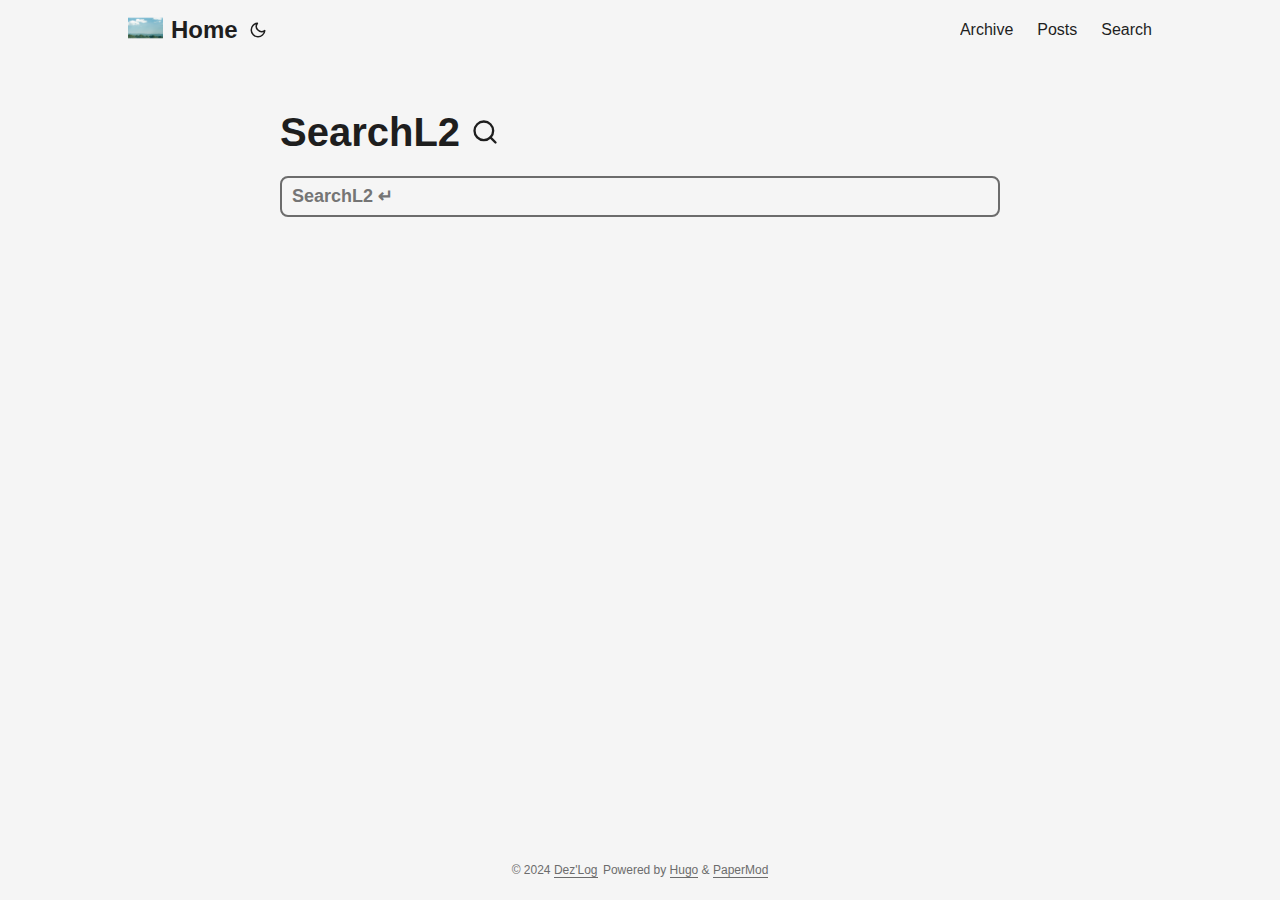
<file: search.fr/index.html>
<!doctype html><html lang=en dir=auto><head><meta charset=utf-8><meta http-equiv=x-ua-compatible content="IE=edge"><meta name=viewport content="width=device-width,initial-scale=1,shrink-to-fit=no"><meta name=robots content="index, follow"><title>SearchL2 | Dez'Log</title><meta name=keywords content><meta name=description content="SearchL2 - Dez'Log"><meta name=author content><link rel=canonical href=https://dezhaozhu.github.io/search.fr/><meta name=google-site-verification content="XYZabc"><meta name=yandex-verification content="XYZabc"><meta name=msvalidate.01 content="XYZabc"><link crossorigin=anonymous href=/assets/css/stylesheet.6a98292fb8fa8cf0f3ba4042d4b75515c04267550f3ad49ff6271b5af9562443.css integrity="sha256-apgpL7j6jPDzukBC1LdVFcBCZ1UPOtSf9icbWvlWJEM=" rel="preload stylesheet" as=style><link crossorigin=anonymous rel=preload as=fetch href=../index.json><script defer crossorigin=anonymous src=/assets/js/search.add69c0db1a7e49390fac5019fdbed0d86dc5a5fcaa470a8d1818873ec6655f7.js integrity="sha256-rdacDbGn5JOQ+sUBn9vtDYbcWl/KpHCo0YGIc+xmVfc="></script>
<link rel=icon href=https://dezhaozhu.github.io/%3Clink%20/%20abs%20url%3E><link rel=icon type=image/png sizes=16x16 href=https://dezhaozhu.github.io/%3Clink%20/%20abs%20url%3E><link rel=icon type=image/png sizes=32x32 href=https://dezhaozhu.github.io/%3Clink%20/%20abs%20url%3E><link rel=apple-touch-icon href=https://dezhaozhu.github.io/%3Clink%20/%20abs%20url%3E><link rel=mask-icon href=https://dezhaozhu.github.io/%3Clink%20/%20abs%20url%3E><meta name=theme-color content="#2e2e33"><meta name=msapplication-TileColor content="#2e2e33"><noscript><style>#theme-toggle,.top-link{display:none}</style><style>@media(prefers-color-scheme:dark){:root{--theme:rgb(29, 30, 32);--entry:rgb(46, 46, 51);--primary:rgb(218, 218, 219);--secondary:rgb(155, 156, 157);--tertiary:rgb(65, 66, 68);--content:rgb(196, 196, 197);--hljs-bg:rgb(46, 46, 51);--code-bg:rgb(55, 56, 62);--border:rgb(51, 51, 51)}.list{background:var(--theme)}.list:not(.dark)::-webkit-scrollbar-track{background:0 0}.list:not(.dark)::-webkit-scrollbar-thumb{border-color:var(--theme)}}</style></noscript><script type=application/javascript>var doNotTrack=!1;doNotTrack||(function(e,t,n,s,o,i,a){e.GoogleAnalyticsObject=o,e[o]=e[o]||function(){(e[o].q=e[o].q||[]).push(arguments)},e[o].l=1*new Date,i=t.createElement(n),a=t.getElementsByTagName(n)[0],i.async=1,i.src=s,a.parentNode.insertBefore(i,a)}(window,document,"script","https://www.google-analytics.com/analytics.js","ga"),ga("create","UA-123-45","auto"),ga("send","pageview"))</script><meta property="og:title" content="SearchL2"><meta property="og:description" content><meta property="og:type" content="article"><meta property="og:url" content="https://dezhaozhu.github.io/search.fr/"><meta property="og:image" content="https://dezhaozhu.github.io/%3Clink%20or%20path%20of%20image%20for%20opengraph,%20twitter-cards%3E"><meta property="article:section" content><meta name=twitter:card content="summary_large_image"><meta name=twitter:image content="https://dezhaozhu.github.io/%3Clink%20or%20path%20of%20image%20for%20opengraph,%20twitter-cards%3E"><meta name=twitter:title content="SearchL2"><meta name=twitter:description content><script type=application/ld+json>{"@context":"https://schema.org","@type":"BreadcrumbList","itemListElement":[{"@type":"ListItem","position":1,"name":"SearchL2","item":"https://dezhaozhu.github.io/search.fr/"}]}</script><script type=application/ld+json>{"@context":"https://schema.org","@type":"BlogPosting","headline":"SearchL2","name":"SearchL2","description":"","keywords":[],"articleBody":"","wordCount":"0","inLanguage":"en","datePublished":"0001-01-01T00:00:00Z","dateModified":"0001-01-01T00:00:00Z","mainEntityOfPage":{"@type":"WebPage","@id":"https://dezhaozhu.github.io/search.fr/"},"publisher":{"@type":"Organization","name":"Dez'Log","logo":{"@type":"ImageObject","url":"https://dezhaozhu.github.io/%3Clink%20/%20abs%20url%3E"}}}</script></head><body class=list id=top><script>localStorage.getItem("pref-theme")==="dark"?document.body.classList.add("dark"):localStorage.getItem("pref-theme")==="light"?document.body.classList.remove("dark"):window.matchMedia("(prefers-color-scheme: dark)").matches&&document.body.classList.add("dark")</script><header class=header><nav class=nav><div class=logo><a href=https://dezhaozhu.github.io/ accesskey=h title="Home (Alt + H)"><img src=https://dezhaozhu.github.io/apple-touch-icon.png alt aria-label=logo height=35>Home</a><div class=logo-switches><button id=theme-toggle accesskey=t title="(Alt + T)"><svg id="moon" xmlns="http://www.w3.org/2000/svg" width="24" height="18" viewBox="0 0 24 24" fill="none" stroke="currentcolor" stroke-width="2" stroke-linecap="round" stroke-linejoin="round"><path d="M21 12.79A9 9 0 1111.21 3 7 7 0 0021 12.79z"/></svg><svg id="sun" xmlns="http://www.w3.org/2000/svg" width="24" height="18" viewBox="0 0 24 24" fill="none" stroke="currentcolor" stroke-width="2" stroke-linecap="round" stroke-linejoin="round"><circle cx="12" cy="12" r="5"/><line x1="12" y1="1" x2="12" y2="3"/><line x1="12" y1="21" x2="12" y2="23"/><line x1="4.22" y1="4.22" x2="5.64" y2="5.64"/><line x1="18.36" y1="18.36" x2="19.78" y2="19.78"/><line x1="1" y1="12" x2="3" y2="12"/><line x1="21" y1="12" x2="23" y2="12"/><line x1="4.22" y1="19.78" x2="5.64" y2="18.36"/><line x1="18.36" y1="5.64" x2="19.78" y2="4.22"/></svg></button></div></div><ul id=menu><li><a href=https://dezhaozhu.github.io/archives/ title=Archive><span>Archive</span></a></li><li><a href=https://dezhaozhu.github.io/posts/ title=Posts><span>Posts</span></a></li><li><a href=https://dezhaozhu.github.io/search/ title="Search (Alt + /)" accesskey=/><span>Search</span></a></li></ul></nav></header><main class=main><header class=page-header><h1>SearchL2 <svg xmlns="http://www.w3.org/2000/svg" width="28" height="28" viewBox="0 0 24 24" fill="none" stroke="currentcolor" stroke-width="2" stroke-linecap="round" stroke-linejoin="round"><circle cx="11" cy="11" r="8"/><line x1="21" y1="21" x2="16.65" y2="16.65"/></svg></h1><div class=post-meta></div></header><div id=searchbox><input id=searchInput autofocus placeholder="SearchL2 ↵" aria-label=search type=search autocomplete=off><ul id=searchResults aria-label="search results"></ul></div></main><footer class=footer><span>&copy; 2024 <a href=https://dezhaozhu.github.io/>Dez'Log</a></span>
<span>Powered by
<a href=https://gohugo.io/ rel="noopener noreferrer" target=_blank>Hugo</a> &
        <a href=https://github.com/adityatelange/hugo-PaperMod/ rel=noopener target=_blank>PaperMod</a></span></footer><a href=#top aria-label="go to top" title="Go to Top (Alt + G)" class=top-link id=top-link accesskey=g><svg xmlns="http://www.w3.org/2000/svg" viewBox="0 0 12 6" fill="currentcolor"><path d="M12 6H0l6-6z"/></svg></a><script>let menu=document.getElementById("menu");menu&&(menu.scrollLeft=localStorage.getItem("menu-scroll-position"),menu.onscroll=function(){localStorage.setItem("menu-scroll-position",menu.scrollLeft)}),document.querySelectorAll('a[href^="#"]').forEach(e=>{e.addEventListener("click",function(e){e.preventDefault();var t=this.getAttribute("href").substr(1);window.matchMedia("(prefers-reduced-motion: reduce)").matches?document.querySelector(`[id='${decodeURIComponent(t)}']`).scrollIntoView():document.querySelector(`[id='${decodeURIComponent(t)}']`).scrollIntoView({behavior:"smooth"}),t==="top"?history.replaceState(null,null," "):history.pushState(null,null,`#${t}`)})})</script><script>var mybutton=document.getElementById("top-link");window.onscroll=function(){document.body.scrollTop>800||document.documentElement.scrollTop>800?(mybutton.style.visibility="visible",mybutton.style.opacity="1"):(mybutton.style.visibility="hidden",mybutton.style.opacity="0")}</script><script>document.getElementById("theme-toggle").addEventListener("click",()=>{document.body.className.includes("dark")?(document.body.classList.remove("dark"),localStorage.setItem("pref-theme","light")):(document.body.classList.add("dark"),localStorage.setItem("pref-theme","dark"))})</script></body></html>
</file>
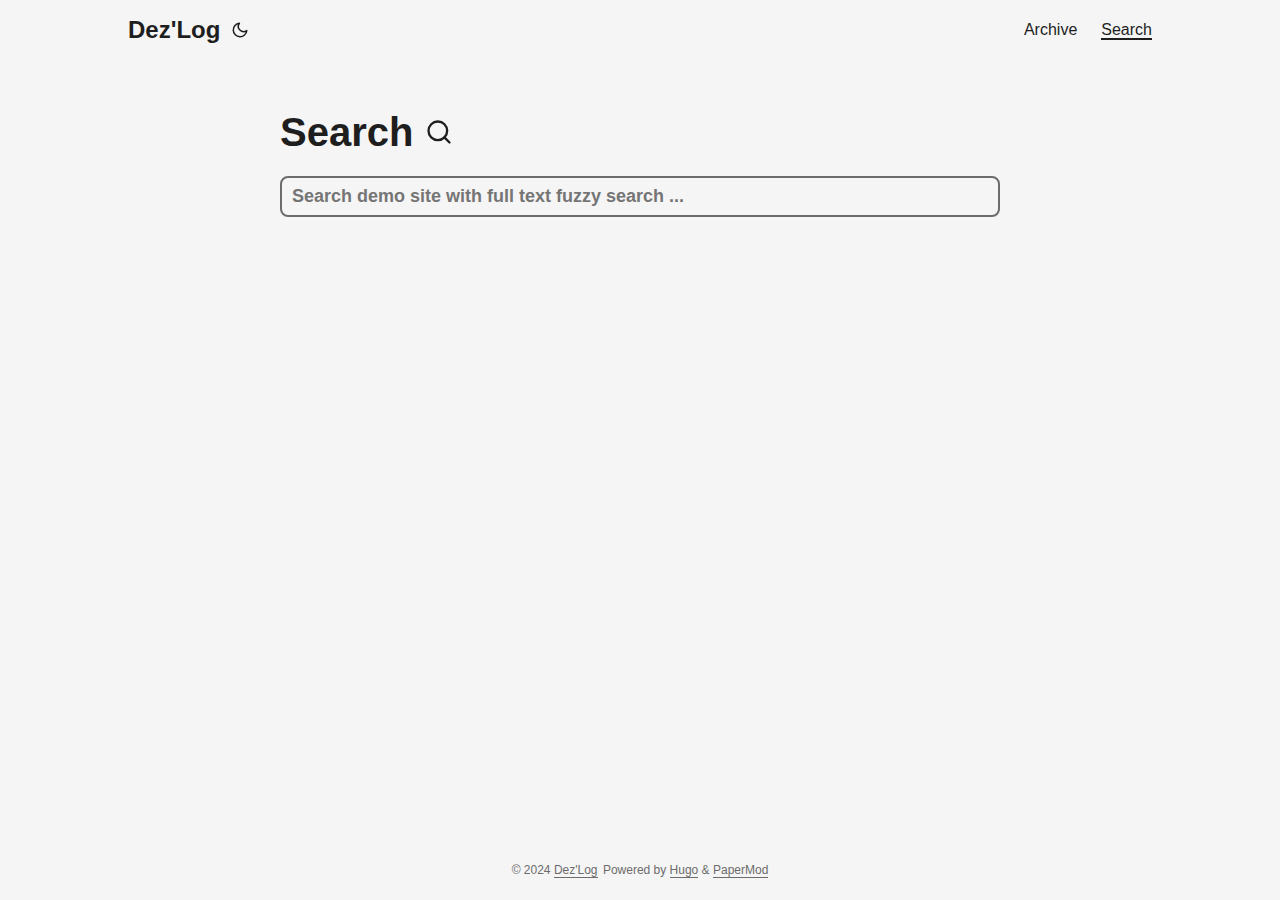
<file: search/index.html>
<!DOCTYPE html>
<html lang="en" dir="auto">

<head><meta charset="utf-8">
<meta http-equiv="X-UA-Compatible" content="IE=edge">
<meta name="viewport" content="width=device-width, initial-scale=1, shrink-to-fit=no">
<meta name="robots" content="index, follow">
<title>Search | Dez&#39;Log</title>
<meta name="keywords" content="">
<meta name="description" content="Search - Dez&#39;Log">
<meta name="author" content="Theme PaperMod">
<link rel="canonical" href="https://dezhaozhu.github.io/search/">
<link crossorigin="anonymous" href="/assets/css/stylesheet.c4fffb0ee300dc6b1fc0b0e900dc40df2c36931315d57beda4b17d56115abc90.css" integrity="sha256-xP/7DuMA3GsfwLDpANxA3yw2kxMV1XvtpLF9VhFavJA=" rel="preload stylesheet" as="style"><link crossorigin="anonymous" rel="preload" as="fetch" href="../index.json">
<script defer crossorigin="anonymous" src="/assets/js/search.40bc872e663a93629c28470a60af5070cb451de1a65f242264488d087eabd131.js" integrity="sha256-QLyHLmY6k2KcKEcKYK9QcMtFHeGmXyQiZEiNCH6r0TE="></script>


<link rel="apple-touch-icon" sizes="180x180" href="/apple-touch-icon.png">
<link rel="icon" type="image/png" sizes="32x32" href="/favicon-32x32.png">
<link rel="icon" type="image/png" sizes="16x16" href="/favicon-16x16.png">
<link rel="manifest" href="/site.webmanifest">
<link rel="mask-icon" href="/safari-pinned-tab.svg" color="#5bbad5">
<meta name="msapplication-TileColor" content="#da532c">
<meta name="theme-color" content="#ffffff">
<noscript>
    <style>
        #theme-toggle,
        .top-link {
            display: none;
        }

    </style>
    <style>
        @media (prefers-color-scheme: dark) {
            :root {
                --theme: rgb(29, 30, 32);
                --entry: rgb(46, 46, 51);
                --primary: rgb(218, 218, 219);
                --secondary: rgb(155, 156, 157);
                --tertiary: rgb(65, 66, 68);
                --content: rgb(196, 196, 197);
                --code-block-bg: rgb(46, 46, 51);
                --code-bg: rgb(55, 56, 62);
                --border: rgb(51, 51, 51);
            }

            .list {
                background: var(--theme);
            }

            .list:not(.dark)::-webkit-scrollbar-track {
                background: 0 0;
            }

            .list:not(.dark)::-webkit-scrollbar-thumb {
                border-color: var(--theme);
            }
        }

    </style>
</noscript>

<meta property="og:title" content="Search" />
<meta property="og:description" content="" />
<meta property="og:type" content="article" />
<meta property="og:url" content="https://dezhaozhu.github.io/search/" /><meta property="article:section" content="" />



<meta name="twitter:card" content="summary"/>
<meta name="twitter:title" content="Search"/>
<meta name="twitter:description" content=""/>


<script type="application/ld+json">
{
  "@context": "https://schema.org",
  "@type": "BreadcrumbList",
  "itemListElement": [
    {
      "@type": "ListItem",
      "position":  1 ,
      "name": "Search",
      "item": "https://dezhaozhu.github.io/search/"
    }
  ]
}
</script>
<script type="application/ld+json">
{
  "@context": "https://schema.org",
  "@type": "BlogPosting",
  "headline": "Search",
  "name": "Search",
  "description": "",
  "keywords": [
    
  ],
  "articleBody": "",
  "wordCount" : "0",
  "inLanguage": "en",
  "datePublished": "0001-01-01T00:00:00Z",
  "dateModified": "0001-01-01T00:00:00Z",
  "author":{
    "@type": "Person",
    "name": "Theme PaperMod"
  },
  "mainEntityOfPage": {
    "@type": "WebPage",
    "@id": "https://dezhaozhu.github.io/search/"
  },
  "publisher": {
    "@type": "Organization",
    "name": "Dez'Log",
    "logo": {
      "@type": "ImageObject",
      "url": "https://dezhaozhu.github.io/favicon.ico"
    }
  }
}
</script>
</head>

<body class="list" id="top">
<script>
    if (localStorage.getItem("pref-theme") === "dark") {
        document.body.classList.add('dark');
    } else if (localStorage.getItem("pref-theme") === "light") {
        document.body.classList.remove('dark')
    } else if (window.matchMedia('(prefers-color-scheme: dark)').matches) {
        document.body.classList.add('dark');
    }

</script>

<header class="header">
    <nav class="nav">
        <div class="logo">
            <a href="https://dezhaozhu.github.io/" accesskey="h" title="Dez&#39;Log (Alt + H)">Dez&#39;Log</a>
            <div class="logo-switches">
                <button id="theme-toggle" accesskey="t" title="(Alt + T)">
                    <svg id="moon" xmlns="http://www.w3.org/2000/svg" width="24" height="18" viewBox="0 0 24 24"
                        fill="none" stroke="currentColor" stroke-width="2" stroke-linecap="round"
                        stroke-linejoin="round">
                        <path d="M21 12.79A9 9 0 1 1 11.21 3 7 7 0 0 0 21 12.79z"></path>
                    </svg>
                    <svg id="sun" xmlns="http://www.w3.org/2000/svg" width="24" height="18" viewBox="0 0 24 24"
                        fill="none" stroke="currentColor" stroke-width="2" stroke-linecap="round"
                        stroke-linejoin="round">
                        <circle cx="12" cy="12" r="5"></circle>
                        <line x1="12" y1="1" x2="12" y2="3"></line>
                        <line x1="12" y1="21" x2="12" y2="23"></line>
                        <line x1="4.22" y1="4.22" x2="5.64" y2="5.64"></line>
                        <line x1="18.36" y1="18.36" x2="19.78" y2="19.78"></line>
                        <line x1="1" y1="12" x2="3" y2="12"></line>
                        <line x1="21" y1="12" x2="23" y2="12"></line>
                        <line x1="4.22" y1="19.78" x2="5.64" y2="18.36"></line>
                        <line x1="18.36" y1="5.64" x2="19.78" y2="4.22"></line>
                    </svg>
                </button>
            </div>
        </div>
        <ul id="menu">
            <li>
                <a href="https://dezhaozhu.github.io/archives" title="Archive">
                    <span>Archive</span>
                </a>
            </li>
            <li>
                <a href="https://dezhaozhu.github.io/search/" title="Search (Alt &#43; /)" accesskey=/>
                    <span class="active">Search</span>
                </a>
            </li>
        </ul>
    </nav>
</header>
<main class="main">

<header class="page-header">
    <h1>Search <svg xmlns="http://www.w3.org/2000/svg" width="28" height="28" viewBox="0 0 24 24" fill="none"
            stroke="currentColor" stroke-width="2" stroke-linecap="round" stroke-linejoin="round">
            <circle cx="11" cy="11" r="8"></circle>
            <line x1="21" y1="21" x2="16.65" y2="16.65"></line>
        </svg>
    </h1>
    <div class="post-meta"></div>
</header>

<div id="searchbox">
    <input id="searchInput" autofocus placeholder="Search demo site with full text fuzzy search ..."
        aria-label="search" type="search" autocomplete="off" maxlength="64">
    <ul id="searchResults" aria-label="search results"></ul>
</div>
    </main>
    
<footer class="footer">
    <span>&copy; 2024 <a href="https://dezhaozhu.github.io/">Dez&#39;Log</a></span>
    <span>
        Powered by
        <a href="https://gohugo.io/" rel="noopener noreferrer" target="_blank">Hugo</a> &
        <a href="https://github.com/adityatelange/hugo-PaperMod/" rel="noopener" target="_blank">PaperMod</a>
    </span>
</footer>
<a href="#top" aria-label="go to top" title="Go to Top (Alt + G)" class="top-link" id="top-link" accesskey="g">
    <svg xmlns="http://www.w3.org/2000/svg" viewBox="0 0 12 6" fill="currentColor">
        <path d="M12 6H0l6-6z" />
    </svg>
</a>

<script>
    let menu = document.getElementById('menu')
    if (menu) {
        menu.scrollLeft = localStorage.getItem("menu-scroll-position");
        menu.onscroll = function () {
            localStorage.setItem("menu-scroll-position", menu.scrollLeft);
        }
    }

    document.querySelectorAll('a[href^="#"]').forEach(anchor => {
        anchor.addEventListener("click", function (e) {
            e.preventDefault();
            var id = this.getAttribute("href").substr(1);
            if (!window.matchMedia('(prefers-reduced-motion: reduce)').matches) {
                document.querySelector(`[id='${decodeURIComponent(id)}']`).scrollIntoView({
                    behavior: "smooth"
                });
            } else {
                document.querySelector(`[id='${decodeURIComponent(id)}']`).scrollIntoView();
            }
            if (id === "top") {
                history.replaceState(null, null, " ");
            } else {
                history.pushState(null, null, `#${id}`);
            }
        });
    });

</script>
<script>
    var mybutton = document.getElementById("top-link");
    window.onscroll = function () {
        if (document.body.scrollTop > 800 || document.documentElement.scrollTop > 800) {
            mybutton.style.visibility = "visible";
            mybutton.style.opacity = "1";
        } else {
            mybutton.style.visibility = "hidden";
            mybutton.style.opacity = "0";
        }
    };

</script>
<script>
    document.getElementById("theme-toggle").addEventListener("click", () => {
        if (document.body.className.includes("dark")) {
            document.body.classList.remove('dark');
            localStorage.setItem("pref-theme", 'light');
        } else {
            document.body.classList.add('dark');
            localStorage.setItem("pref-theme", 'dark');
        }
    })

</script>
</body>

</html>
</file>
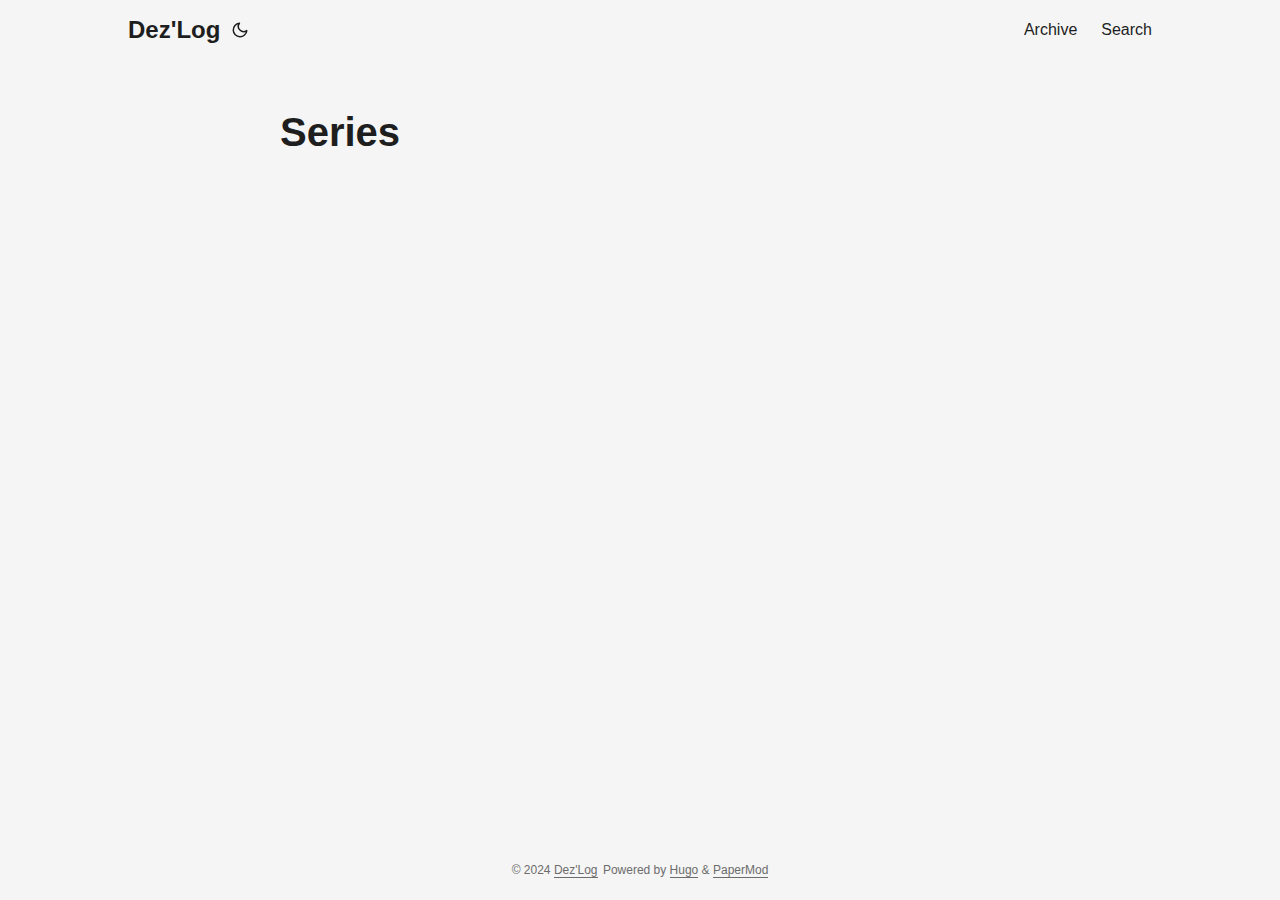
<file: series/index.html>
<!DOCTYPE html>
<html lang="en" dir="auto">

<head><meta charset="utf-8">
<meta http-equiv="X-UA-Compatible" content="IE=edge">
<meta name="viewport" content="width=device-width, initial-scale=1, shrink-to-fit=no">
<meta name="robots" content="index, follow">
<title>Series | Dez&#39;Log</title>
<meta name="keywords" content="">
<meta name="description" content="Theme PaperMod - https://github.com/adityatelange/hugo-PaperMod">
<meta name="author" content="Theme PaperMod">
<link rel="canonical" href="https://dezhaozhu.github.io/series/">
<link crossorigin="anonymous" href="/assets/css/stylesheet.c4fffb0ee300dc6b1fc0b0e900dc40df2c36931315d57beda4b17d56115abc90.css" integrity="sha256-xP/7DuMA3GsfwLDpANxA3yw2kxMV1XvtpLF9VhFavJA=" rel="preload stylesheet" as="style">


<link rel="apple-touch-icon" sizes="180x180" href="/apple-touch-icon.png">
<link rel="icon" type="image/png" sizes="32x32" href="/favicon-32x32.png">
<link rel="icon" type="image/png" sizes="16x16" href="/favicon-16x16.png">
<link rel="manifest" href="/site.webmanifest">
<link rel="mask-icon" href="/safari-pinned-tab.svg" color="#5bbad5">
<meta name="msapplication-TileColor" content="#da532c">
<meta name="theme-color" content="#ffffff">
<link rel="alternate" type="application/rss+xml" href="https://dezhaozhu.github.io/series/index.xml">
<noscript>
    <style>
        #theme-toggle,
        .top-link {
            display: none;
        }

    </style>
    <style>
        @media (prefers-color-scheme: dark) {
            :root {
                --theme: rgb(29, 30, 32);
                --entry: rgb(46, 46, 51);
                --primary: rgb(218, 218, 219);
                --secondary: rgb(155, 156, 157);
                --tertiary: rgb(65, 66, 68);
                --content: rgb(196, 196, 197);
                --code-block-bg: rgb(46, 46, 51);
                --code-bg: rgb(55, 56, 62);
                --border: rgb(51, 51, 51);
            }

            .list {
                background: var(--theme);
            }

            .list:not(.dark)::-webkit-scrollbar-track {
                background: 0 0;
            }

            .list:not(.dark)::-webkit-scrollbar-thumb {
                border-color: var(--theme);
            }
        }

    </style>
</noscript>

<meta property="og:title" content="Series" />
<meta property="og:description" content="Theme PaperMod - https://github.com/adityatelange/hugo-PaperMod" />
<meta property="og:type" content="website" />
<meta property="og:url" content="https://dezhaozhu.github.io/series/" />

<meta name="twitter:card" content="summary"/>
<meta name="twitter:title" content="Series"/>
<meta name="twitter:description" content="Theme PaperMod - https://github.com/adityatelange/hugo-PaperMod"/>

</head>

<body class="list" id="top">
<script>
    if (localStorage.getItem("pref-theme") === "dark") {
        document.body.classList.add('dark');
    } else if (localStorage.getItem("pref-theme") === "light") {
        document.body.classList.remove('dark')
    } else if (window.matchMedia('(prefers-color-scheme: dark)').matches) {
        document.body.classList.add('dark');
    }

</script>

<header class="header">
    <nav class="nav">
        <div class="logo">
            <a href="https://dezhaozhu.github.io/" accesskey="h" title="Dez&#39;Log (Alt + H)">Dez&#39;Log</a>
            <div class="logo-switches">
                <button id="theme-toggle" accesskey="t" title="(Alt + T)">
                    <svg id="moon" xmlns="http://www.w3.org/2000/svg" width="24" height="18" viewBox="0 0 24 24"
                        fill="none" stroke="currentColor" stroke-width="2" stroke-linecap="round"
                        stroke-linejoin="round">
                        <path d="M21 12.79A9 9 0 1 1 11.21 3 7 7 0 0 0 21 12.79z"></path>
                    </svg>
                    <svg id="sun" xmlns="http://www.w3.org/2000/svg" width="24" height="18" viewBox="0 0 24 24"
                        fill="none" stroke="currentColor" stroke-width="2" stroke-linecap="round"
                        stroke-linejoin="round">
                        <circle cx="12" cy="12" r="5"></circle>
                        <line x1="12" y1="1" x2="12" y2="3"></line>
                        <line x1="12" y1="21" x2="12" y2="23"></line>
                        <line x1="4.22" y1="4.22" x2="5.64" y2="5.64"></line>
                        <line x1="18.36" y1="18.36" x2="19.78" y2="19.78"></line>
                        <line x1="1" y1="12" x2="3" y2="12"></line>
                        <line x1="21" y1="12" x2="23" y2="12"></line>
                        <line x1="4.22" y1="19.78" x2="5.64" y2="18.36"></line>
                        <line x1="18.36" y1="5.64" x2="19.78" y2="4.22"></line>
                    </svg>
                </button>
            </div>
        </div>
        <ul id="menu">
            <li>
                <a href="https://dezhaozhu.github.io/archives" title="Archive">
                    <span>Archive</span>
                </a>
            </li>
            <li>
                <a href="https://dezhaozhu.github.io/search/" title="Search (Alt &#43; /)" accesskey=/>
                    <span>Search</span>
                </a>
            </li>
        </ul>
    </nav>
</header>
<main class="main">
<header class="page-header">
    <h1>Series</h1>
</header>

<ul class="terms-tags">
</ul>
    </main>
    
<footer class="footer">
    <span>&copy; 2024 <a href="https://dezhaozhu.github.io/">Dez&#39;Log</a></span>
    <span>
        Powered by
        <a href="https://gohugo.io/" rel="noopener noreferrer" target="_blank">Hugo</a> &
        <a href="https://github.com/adityatelange/hugo-PaperMod/" rel="noopener" target="_blank">PaperMod</a>
    </span>
</footer>
<a href="#top" aria-label="go to top" title="Go to Top (Alt + G)" class="top-link" id="top-link" accesskey="g">
    <svg xmlns="http://www.w3.org/2000/svg" viewBox="0 0 12 6" fill="currentColor">
        <path d="M12 6H0l6-6z" />
    </svg>
</a>

<script>
    let menu = document.getElementById('menu')
    if (menu) {
        menu.scrollLeft = localStorage.getItem("menu-scroll-position");
        menu.onscroll = function () {
            localStorage.setItem("menu-scroll-position", menu.scrollLeft);
        }
    }

    document.querySelectorAll('a[href^="#"]').forEach(anchor => {
        anchor.addEventListener("click", function (e) {
            e.preventDefault();
            var id = this.getAttribute("href").substr(1);
            if (!window.matchMedia('(prefers-reduced-motion: reduce)').matches) {
                document.querySelector(`[id='${decodeURIComponent(id)}']`).scrollIntoView({
                    behavior: "smooth"
                });
            } else {
                document.querySelector(`[id='${decodeURIComponent(id)}']`).scrollIntoView();
            }
            if (id === "top") {
                history.replaceState(null, null, " ");
            } else {
                history.pushState(null, null, `#${id}`);
            }
        });
    });

</script>
<script>
    var mybutton = document.getElementById("top-link");
    window.onscroll = function () {
        if (document.body.scrollTop > 800 || document.documentElement.scrollTop > 800) {
            mybutton.style.visibility = "visible";
            mybutton.style.opacity = "1";
        } else {
            mybutton.style.visibility = "hidden";
            mybutton.style.opacity = "0";
        }
    };

</script>
<script>
    document.getElementById("theme-toggle").addEventListener("click", () => {
        if (document.body.className.includes("dark")) {
            document.body.classList.remove('dark');
            localStorage.setItem("pref-theme", 'light');
        } else {
            document.body.classList.add('dark');
            localStorage.setItem("pref-theme", 'dark');
        }
    })

</script>
</body>

</html>
</file>
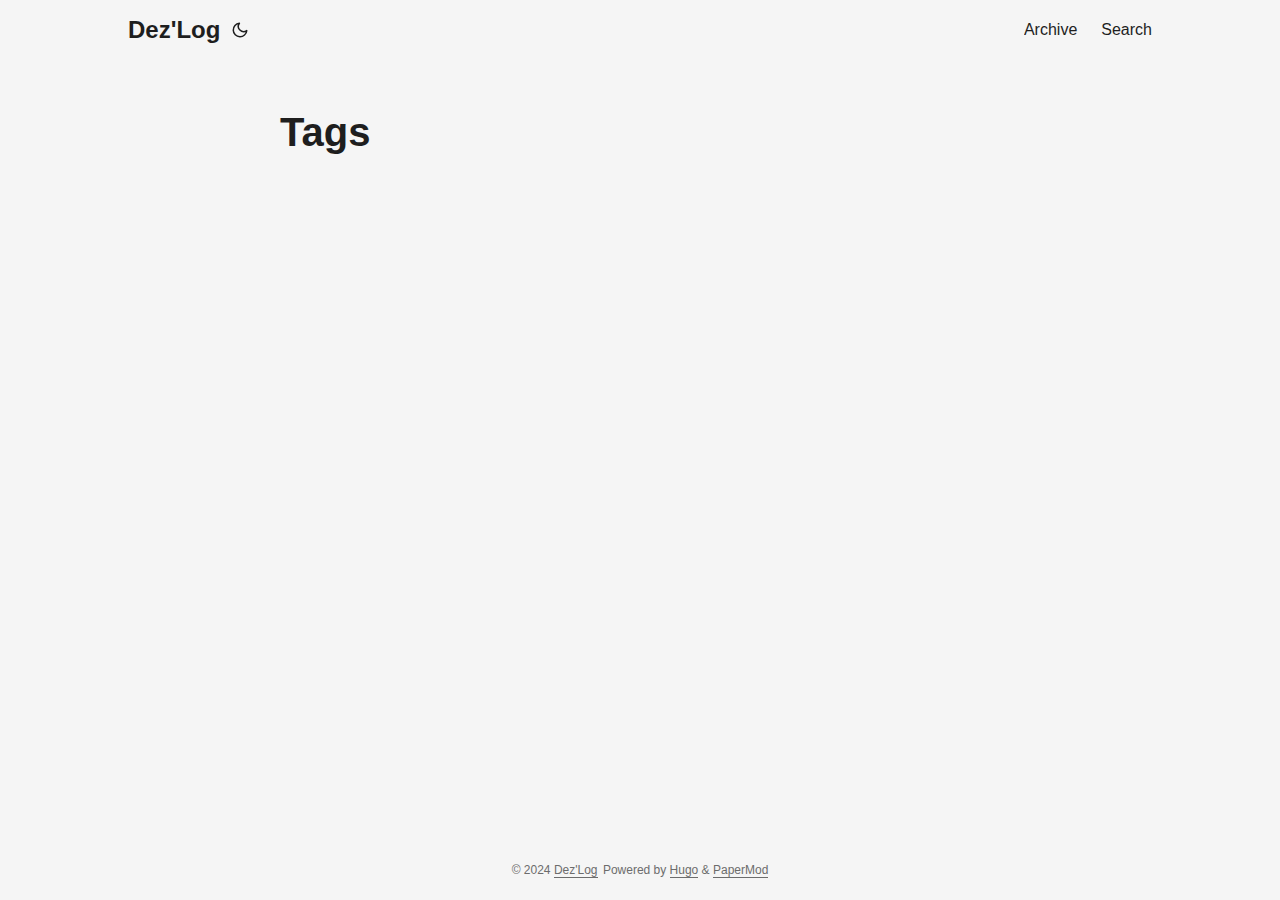
<file: tags/index.html>
<!DOCTYPE html>
<html lang="en" dir="auto">

<head><meta charset="utf-8">
<meta http-equiv="X-UA-Compatible" content="IE=edge">
<meta name="viewport" content="width=device-width, initial-scale=1, shrink-to-fit=no">
<meta name="robots" content="index, follow">
<title>Tags | Dez&#39;Log</title>
<meta name="keywords" content="">
<meta name="description" content="Theme PaperMod - https://github.com/adityatelange/hugo-PaperMod">
<meta name="author" content="Theme PaperMod">
<link rel="canonical" href="https://dezhaozhu.github.io/tags/">
<link crossorigin="anonymous" href="/assets/css/stylesheet.c4fffb0ee300dc6b1fc0b0e900dc40df2c36931315d57beda4b17d56115abc90.css" integrity="sha256-xP/7DuMA3GsfwLDpANxA3yw2kxMV1XvtpLF9VhFavJA=" rel="preload stylesheet" as="style">


<link rel="apple-touch-icon" sizes="180x180" href="/apple-touch-icon.png">
<link rel="icon" type="image/png" sizes="32x32" href="/favicon-32x32.png">
<link rel="icon" type="image/png" sizes="16x16" href="/favicon-16x16.png">
<link rel="manifest" href="/site.webmanifest">
<link rel="mask-icon" href="/safari-pinned-tab.svg" color="#5bbad5">
<meta name="msapplication-TileColor" content="#da532c">
<meta name="theme-color" content="#ffffff">
<link rel="alternate" type="application/rss+xml" href="https://dezhaozhu.github.io/tags/index.xml">
<noscript>
    <style>
        #theme-toggle,
        .top-link {
            display: none;
        }

    </style>
    <style>
        @media (prefers-color-scheme: dark) {
            :root {
                --theme: rgb(29, 30, 32);
                --entry: rgb(46, 46, 51);
                --primary: rgb(218, 218, 219);
                --secondary: rgb(155, 156, 157);
                --tertiary: rgb(65, 66, 68);
                --content: rgb(196, 196, 197);
                --code-block-bg: rgb(46, 46, 51);
                --code-bg: rgb(55, 56, 62);
                --border: rgb(51, 51, 51);
            }

            .list {
                background: var(--theme);
            }

            .list:not(.dark)::-webkit-scrollbar-track {
                background: 0 0;
            }

            .list:not(.dark)::-webkit-scrollbar-thumb {
                border-color: var(--theme);
            }
        }

    </style>
</noscript>

<meta property="og:title" content="Tags" />
<meta property="og:description" content="Theme PaperMod - https://github.com/adityatelange/hugo-PaperMod" />
<meta property="og:type" content="website" />
<meta property="og:url" content="https://dezhaozhu.github.io/tags/" />

<meta name="twitter:card" content="summary"/>
<meta name="twitter:title" content="Tags"/>
<meta name="twitter:description" content="Theme PaperMod - https://github.com/adityatelange/hugo-PaperMod"/>

</head>

<body class="list" id="top">
<script>
    if (localStorage.getItem("pref-theme") === "dark") {
        document.body.classList.add('dark');
    } else if (localStorage.getItem("pref-theme") === "light") {
        document.body.classList.remove('dark')
    } else if (window.matchMedia('(prefers-color-scheme: dark)').matches) {
        document.body.classList.add('dark');
    }

</script>

<header class="header">
    <nav class="nav">
        <div class="logo">
            <a href="https://dezhaozhu.github.io/" accesskey="h" title="Dez&#39;Log (Alt + H)">Dez&#39;Log</a>
            <div class="logo-switches">
                <button id="theme-toggle" accesskey="t" title="(Alt + T)">
                    <svg id="moon" xmlns="http://www.w3.org/2000/svg" width="24" height="18" viewBox="0 0 24 24"
                        fill="none" stroke="currentColor" stroke-width="2" stroke-linecap="round"
                        stroke-linejoin="round">
                        <path d="M21 12.79A9 9 0 1 1 11.21 3 7 7 0 0 0 21 12.79z"></path>
                    </svg>
                    <svg id="sun" xmlns="http://www.w3.org/2000/svg" width="24" height="18" viewBox="0 0 24 24"
                        fill="none" stroke="currentColor" stroke-width="2" stroke-linecap="round"
                        stroke-linejoin="round">
                        <circle cx="12" cy="12" r="5"></circle>
                        <line x1="12" y1="1" x2="12" y2="3"></line>
                        <line x1="12" y1="21" x2="12" y2="23"></line>
                        <line x1="4.22" y1="4.22" x2="5.64" y2="5.64"></line>
                        <line x1="18.36" y1="18.36" x2="19.78" y2="19.78"></line>
                        <line x1="1" y1="12" x2="3" y2="12"></line>
                        <line x1="21" y1="12" x2="23" y2="12"></line>
                        <line x1="4.22" y1="19.78" x2="5.64" y2="18.36"></line>
                        <line x1="18.36" y1="5.64" x2="19.78" y2="4.22"></line>
                    </svg>
                </button>
            </div>
        </div>
        <ul id="menu">
            <li>
                <a href="https://dezhaozhu.github.io/archives" title="Archive">
                    <span>Archive</span>
                </a>
            </li>
            <li>
                <a href="https://dezhaozhu.github.io/search/" title="Search (Alt &#43; /)" accesskey=/>
                    <span>Search</span>
                </a>
            </li>
        </ul>
    </nav>
</header>
<main class="main">
<header class="page-header">
    <h1>Tags</h1>
</header>

<ul class="terms-tags">
</ul>
    </main>
    
<footer class="footer">
    <span>&copy; 2024 <a href="https://dezhaozhu.github.io/">Dez&#39;Log</a></span>
    <span>
        Powered by
        <a href="https://gohugo.io/" rel="noopener noreferrer" target="_blank">Hugo</a> &
        <a href="https://github.com/adityatelange/hugo-PaperMod/" rel="noopener" target="_blank">PaperMod</a>
    </span>
</footer>
<a href="#top" aria-label="go to top" title="Go to Top (Alt + G)" class="top-link" id="top-link" accesskey="g">
    <svg xmlns="http://www.w3.org/2000/svg" viewBox="0 0 12 6" fill="currentColor">
        <path d="M12 6H0l6-6z" />
    </svg>
</a>

<script>
    let menu = document.getElementById('menu')
    if (menu) {
        menu.scrollLeft = localStorage.getItem("menu-scroll-position");
        menu.onscroll = function () {
            localStorage.setItem("menu-scroll-position", menu.scrollLeft);
        }
    }

    document.querySelectorAll('a[href^="#"]').forEach(anchor => {
        anchor.addEventListener("click", function (e) {
            e.preventDefault();
            var id = this.getAttribute("href").substr(1);
            if (!window.matchMedia('(prefers-reduced-motion: reduce)').matches) {
                document.querySelector(`[id='${decodeURIComponent(id)}']`).scrollIntoView({
                    behavior: "smooth"
                });
            } else {
                document.querySelector(`[id='${decodeURIComponent(id)}']`).scrollIntoView();
            }
            if (id === "top") {
                history.replaceState(null, null, " ");
            } else {
                history.pushState(null, null, `#${id}`);
            }
        });
    });

</script>
<script>
    var mybutton = document.getElementById("top-link");
    window.onscroll = function () {
        if (document.body.scrollTop > 800 || document.documentElement.scrollTop > 800) {
            mybutton.style.visibility = "visible";
            mybutton.style.opacity = "1";
        } else {
            mybutton.style.visibility = "hidden";
            mybutton.style.opacity = "0";
        }
    };

</script>
<script>
    document.getElementById("theme-toggle").addEventListener("click", () => {
        if (document.body.className.includes("dark")) {
            document.body.classList.remove('dark');
            localStorage.setItem("pref-theme", 'light');
        } else {
            document.body.classList.add('dark');
            localStorage.setItem("pref-theme", 'dark');
        }
    })

</script>
</body>

</html>
</file>
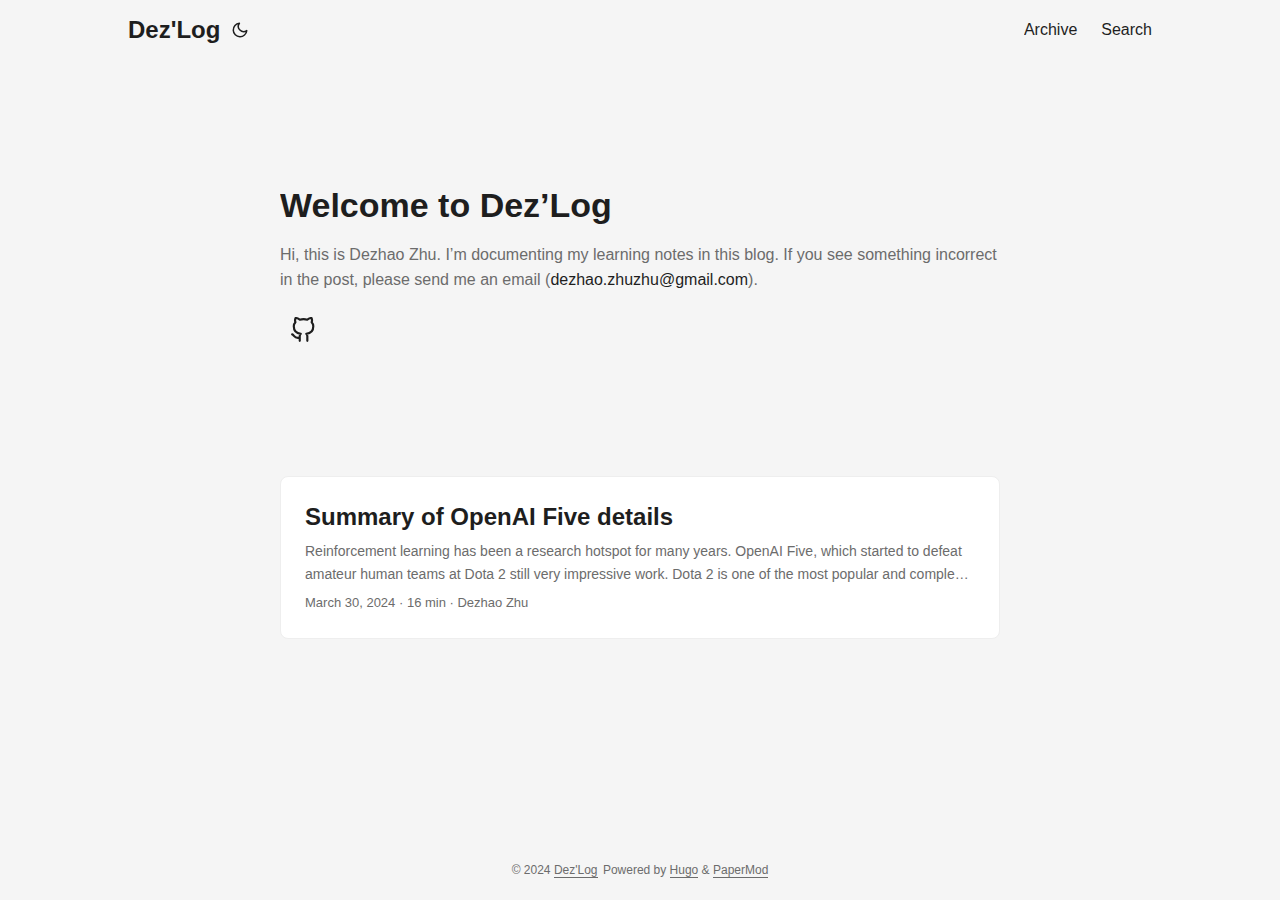
<file: page/1/index.html>
<!DOCTYPE html>
<html lang="en">
  <head>
    <title>https://dezhaozhu.github.io/</title>
    <link rel="canonical" href="https://dezhaozhu.github.io/">
    <meta name="robots" content="noindex">
    <meta charset="utf-8">
    <meta http-equiv="refresh" content="0; url=https://dezhaozhu.github.io/">
  </head>
</html>
</file>
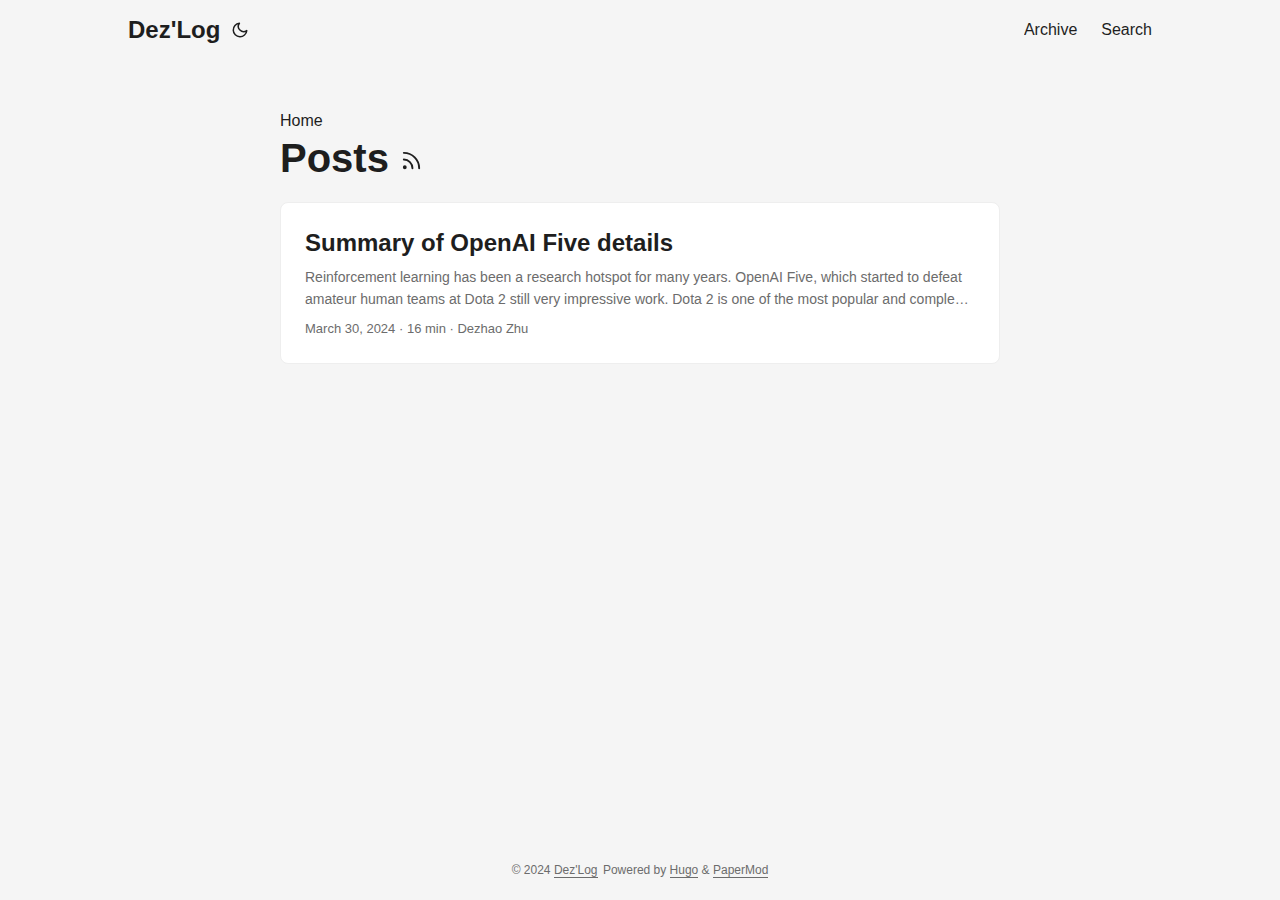
<file: posts/page/1/index.html>
<!DOCTYPE html>
<html lang="en">
  <head>
    <title>https://dezhaozhu.github.io/posts/</title>
    <link rel="canonical" href="https://dezhaozhu.github.io/posts/">
    <meta name="robots" content="noindex">
    <meta charset="utf-8">
    <meta http-equiv="refresh" content="0; url=https://dezhaozhu.github.io/posts/">
  </head>
</html>
</file>
<file: assets/css/stylesheet.c4fffb0ee300dc6b1fc0b0e900dc40df2c36931315d57beda4b17d56115abc90.css>
/*
  PaperMod v7
  License: MIT https://github.com/adityatelange/hugo-PaperMod/blob/master/LICENSE
  Copyright (c) 2020 nanxiaobei and adityatelange
  Copyright (c) 2021-2024 adityatelange
*/
:root{--gap:24px;--content-gap:20px;--nav-width:1024px;--main-width:720px;--header-height:60px;--footer-height:60px;--radius:8px;--theme:rgb(255, 255, 255);--entry:rgb(255, 255, 255);--primary:rgb(30, 30, 30);--secondary:rgb(108, 108, 108);--tertiary:rgb(214, 214, 214);--content:rgb(31, 31, 31);--code-block-bg:rgb(28, 29, 33);--code-bg:rgb(245, 245, 245);--border:rgb(238, 238, 238)}.dark{--theme:rgb(29, 30, 32);--entry:rgb(46, 46, 51);--primary:rgb(218, 218, 219);--secondary:rgb(155, 156, 157);--tertiary:rgb(65, 66, 68);--content:rgb(196, 196, 197);--code-block-bg:rgb(46, 46, 51);--code-bg:rgb(55, 56, 62);--border:rgb(51, 51, 51)}.list{background:var(--code-bg)}.dark.list{background:var(--theme)}*,::after,::before{box-sizing:border-box}html{-webkit-tap-highlight-color:transparent;overflow-y:scroll;-webkit-text-size-adjust:100%;text-size-adjust:100%}a,button,body,h1,h2,h3,h4,h5,h6{color:var(--primary)}body{font-family:-apple-system,BlinkMacSystemFont,segoe ui,Roboto,Oxygen,Ubuntu,Cantarell,open sans,helvetica neue,sans-serif;font-size:18px;line-height:1.6;word-break:break-word;background:var(--theme)}article,aside,figcaption,figure,footer,header,hgroup,main,nav,section,table{display:block}h1,h2,h3,h4,h5,h6{line-height:1.2}h1,h2,h3,h4,h5,h6,p{margin-top:0;margin-bottom:0}ul{padding:0}a{text-decoration:none}body,figure,ul{margin:0}table{width:100%;border-collapse:collapse;border-spacing:0;overflow-x:auto;word-break:keep-all}button,input,textarea{padding:0;font:inherit;background:0 0;border:0}input,textarea{outline:0}button,input[type=button],input[type=submit]{cursor:pointer}input:-webkit-autofill,textarea:-webkit-autofill{box-shadow:0 0 0 50px var(--theme)inset}img{display:block;max-width:100%}.not-found{position:absolute;left:0;right:0;display:flex;align-items:center;justify-content:center;height:80%;font-size:160px;font-weight:700}.archive-posts{width:100%;font-size:16px}.archive-year{margin-top:40px}.archive-year:not(:last-of-type){border-bottom:2px solid var(--border)}.archive-month{display:flex;align-items:flex-start;padding:10px 0}.archive-month-header{margin:25px 0;width:200px}.archive-month:not(:last-of-type){border-bottom:1px solid var(--border)}.archive-entry{position:relative;padding:5px;margin:10px 0}.archive-entry-title{margin:5px 0;font-weight:400}.archive-count,.archive-meta{color:var(--secondary);font-size:14px}.footer,.top-link{font-size:12px;color:var(--secondary)}.footer{max-width:calc(var(--main-width) + var(--gap) * 2);margin:auto;padding:calc((var(--footer-height) - var(--gap))/2)var(--gap);text-align:center;line-height:24px}.footer span{margin-inline-start:1px;margin-inline-end:1px}.footer span:last-child{white-space:nowrap}.footer a{color:inherit;border-bottom:1px solid var(--secondary)}.footer a:hover{border-bottom:1px solid var(--primary)}.top-link{visibility:hidden;position:fixed;bottom:60px;right:30px;z-index:99;background:var(--tertiary);width:42px;height:42px;padding:12px;border-radius:64px;transition:visibility .5s,opacity .8s linear}.top-link,.top-link svg{filter:drop-shadow(0 0 0 var(--theme))}.footer a:hover,.top-link:hover{color:var(--primary)}.top-link:focus,#theme-toggle:focus{outline:0}.nav{display:flex;flex-wrap:wrap;justify-content:space-between;max-width:calc(var(--nav-width) + var(--gap) * 2);margin-inline-start:auto;margin-inline-end:auto;line-height:var(--header-height)}.nav a{display:block}.logo,#menu{display:flex;margin:auto var(--gap)}.logo{flex-wrap:inherit}.logo a{font-size:24px;font-weight:700}.logo a img,.logo a svg{display:inline;vertical-align:middle;pointer-events:none;transform:translate(0,-10%);border-radius:6px;margin-inline-end:8px}button#theme-toggle{font-size:26px;margin:auto 4px}body.dark #moon{vertical-align:middle;display:none}body:not(.dark) #sun{display:none}#menu{list-style:none;word-break:keep-all;overflow-x:auto;white-space:nowrap}#menu li+li{margin-inline-start:var(--gap)}#menu a{font-size:16px}#menu .active{font-weight:500;border-bottom:2px solid}.lang-switch li,.lang-switch ul,.logo-switches{display:inline-flex;margin:auto 4px}.lang-switch{display:flex;flex-wrap:inherit}.lang-switch a{margin:auto 3px;font-size:16px;font-weight:500}.logo-switches{flex-wrap:inherit}.main{position:relative;min-height:calc(100vh - var(--header-height) - var(--footer-height));max-width:calc(var(--main-width) + var(--gap) * 2);margin:auto;padding:var(--gap)}.page-header h1{font-size:40px}.pagination{display:flex}.pagination a{color:var(--theme);font-size:13px;line-height:36px;background:var(--primary);border-radius:calc(36px/2);padding:0 16px}.pagination .next{margin-inline-start:auto}.social-icons a{display:inline-flex;padding:10px}.social-icons a svg{height:26px;width:26px}code{direction:ltr}div.highlight,pre{position:relative}.copy-code{display:none;position:absolute;top:4px;right:4px;color:rgba(255,255,255,.8);background:rgba(78,78,78,.8);border-radius:var(--radius);padding:0 5px;font-size:14px;user-select:none}div.highlight:hover .copy-code,pre:hover .copy-code{display:block}.first-entry{position:relative;display:flex;flex-direction:column;justify-content:center;min-height:320px;margin:var(--gap)0 calc(var(--gap) * 2)}.first-entry .entry-header{overflow:hidden;display:-webkit-box;-webkit-box-orient:vertical;-webkit-line-clamp:3}.first-entry .entry-header h1{font-size:34px;line-height:1.3}.first-entry .entry-content{margin:14px 0;font-size:16px;-webkit-line-clamp:3}.first-entry .entry-footer{font-size:14px}.home-info .entry-content{-webkit-line-clamp:unset}.post-entry{position:relative;margin-bottom:var(--gap);padding:var(--gap);background:var(--entry);border-radius:var(--radius);transition:transform .1s;border:1px solid var(--border)}.post-entry:active{transform:scale(.96)}.tag-entry .entry-cover{display:none}.entry-header h2{font-size:24px;line-height:1.3}.entry-content{margin:8px 0;color:var(--secondary);font-size:14px;line-height:1.6;overflow:hidden;display:-webkit-box;-webkit-box-orient:vertical;-webkit-line-clamp:2}.entry-footer{color:var(--secondary);font-size:13px}.entry-link{position:absolute;left:0;right:0;top:0;bottom:0}.entry-hint{color:var(--secondary)}.entry-hint-parent{display:flex;justify-content:space-between}.entry-cover{font-size:14px;margin-bottom:var(--gap);text-align:center}.entry-cover img{border-radius:var(--radius);pointer-events:none;width:100%;height:auto}.entry-cover a{color:var(--secondary);box-shadow:0 1px 0 var(--primary)}.page-header,.post-header{margin:24px auto var(--content-gap)}.post-title{margin-bottom:2px;font-size:32px}.post-description{margin-top:10px;margin-bottom:5px}.post-meta,.breadcrumbs{color:var(--secondary);font-size:14px;display:flex;flex-wrap:wrap}.post-meta .i18n_list li{display:inline-flex;list-style:none;margin:auto 3px;box-shadow:0 1px 0 var(--secondary)}.breadcrumbs a{font-size:16px}.post-content{color:var(--content);font-size:medium}.post-content h3,.post-content h4,.post-content h5,.post-content h6{margin:24px 0 16px}.post-content h1{margin:40px auto 32px;font-size:40px}.post-content h2{margin:32px auto 24px;font-size:32px}.post-content h3{font-size:24px}.post-content h4{font-size:16px}.post-content h5{font-size:14px}.post-content h6{font-size:12px}.post-content a,.toc a:hover{box-shadow:0 1px;box-decoration-break:clone;-webkit-box-decoration-break:clone}.post-content a code{margin:auto 0;border-radius:0;box-shadow:0 -1px 0 var(--primary)inset}.post-content del{text-decoration:line-through}.post-content dl,.post-content ol,.post-content p,.post-content figure,.post-content ul{margin-bottom:var(--content-gap)}.post-content ol,.post-content ul{padding-inline-start:20px}.post-content li{margin-top:5px}.post-content li p{margin-bottom:0}.post-content dl{display:flex;flex-wrap:wrap;margin:0}.post-content dt{width:25%;font-weight:700}.post-content dd{width:75%;margin-inline-start:0;padding-inline-start:10px}.post-content dd~dd,.post-content dt~dt{margin-top:10px}.post-content table{margin-bottom:var(--content-gap)}.post-content table th,.post-content table:not(.highlighttable,.highlight table,.gist .highlight) td{min-width:80px;padding:8px 5px;line-height:1.5;border-bottom:1px solid var(--border)}.post-content table th{text-align:start}.post-content table:not(.highlighttable) td code:only-child{margin:auto 0}.post-content .highlight table{border-radius:var(--radius)}.post-content .highlight:not(table){margin:10px auto;background:var(--code-block-bg)!important;border-radius:var(--radius);direction:ltr}.post-content li>.highlight{margin-inline-end:0}.post-content ul pre{margin-inline-start:calc(var(--gap) * -2)}.post-content .highlight pre{margin:0}.post-content .highlighttable{table-layout:fixed}.post-content .highlighttable td:first-child{width:40px}.post-content .highlighttable td .linenodiv{padding-inline-end:0!important}.post-content .highlighttable td .highlight,.post-content .highlighttable td .linenodiv pre{margin-bottom:0}.post-content code{margin:auto 4px;padding:4px 6px;font-size:.78em;line-height:1.5;background:var(--code-bg);border-radius:2px}.post-content pre code{display:grid;margin:auto 0;padding:10px;color:#d5d5d6;background:var(--code-block-bg)!important;border-radius:var(--radius);overflow-x:auto;word-break:break-all}.post-content blockquote{margin:20px 0;padding:0 14px;border-inline-start:3px solid var(--primary)}.post-content hr{margin:30px 0;height:2px;background:var(--tertiary);border:0}.post-content iframe{max-width:100%}.post-content img{border-radius:4px;margin:1rem 0}.post-content img[src*="#center"]{margin:1rem auto}.post-content figure.align-center{text-align:center}.post-content figure>figcaption{color:var(--primary);font-size:16px;font-weight:400;margin:8px 0 16px}.post-content figure>figcaption>p{color:var(--secondary);font-size:14px;font-weight:400}.toc{margin:0 2px 40px;border:1px solid var(--border);background:var(--code-bg);border-radius:var(--radius);padding:.4em;font-size:medium}.dark .toc{background:var(--entry)}.toc details summary{cursor:zoom-in;margin-inline-start:20px}.toc details[open] summary{cursor:zoom-out}.toc .details{display:inline;font-weight:500}.toc .inner{margin:0 20px;padding:10px 20px}.toc li ul{margin-inline-start:var(--gap)}.toc summary:focus{outline:0}.post-footer{margin-top:56px}.post-footer>*{margin-bottom:10px}.post-tags{display:flex;flex-wrap:wrap;gap:10px}.post-tags li{display:inline-block}.post-tags a,.share-buttons,.paginav{border-radius:var(--radius);background:var(--code-bg);border:1px solid var(--border)}.post-tags a{display:block;padding:0 14px;color:var(--secondary);font-size:14px;line-height:34px;background:var(--code-bg)}.post-tags a:hover,.paginav a:hover{background:var(--border)}.share-buttons{padding:10px;display:flex;justify-content:center;overflow-x:auto;gap:10px}.share-buttons li,.share-buttons a{display:inline-flex}.share-buttons a:not(:last-of-type){margin-inline-end:12px}h1:hover .anchor,h2:hover .anchor,h3:hover .anchor,h4:hover .anchor,h5:hover .anchor,h6:hover .anchor{display:inline-flex;color:var(--secondary);margin-inline-start:8px;font-weight:500;user-select:none}.paginav{display:flex;line-height:30px}.paginav a{padding-inline-start:14px;padding-inline-end:14px;border-radius:var(--radius)}.paginav .title{letter-spacing:1px;text-transform:uppercase;font-size:small;color:var(--secondary)}.paginav .prev,.paginav .next{width:50%}.paginav span:hover:not(.title){box-shadow:0 1px}.paginav .next{margin-inline-start:auto;text-align:right}[dir=rtl] .paginav .next{text-align:left}h1>a>svg{display:inline}img.in-text{display:inline;margin:auto}.buttons,.main .profile{display:flex;justify-content:center}.main .profile{align-items:center;min-height:calc(100vh - var(--header-height) - var(--footer-height) - (var(--gap) * 2));text-align:center}.profile .profile_inner{display:flex;flex-direction:column;align-items:center;gap:10px}.profile img{border-radius:50%}.buttons{flex-wrap:wrap;max-width:400px}.button{background:var(--tertiary);border-radius:var(--radius);margin:8px;padding:6px;transition:transform .1s}.button-inner{padding:0 8px}.button:active{transform:scale(.96)}#searchbox input{padding:4px 10px;width:100%;color:var(--primary);font-weight:700;border:2px solid var(--tertiary);border-radius:var(--radius)}#searchbox input:focus{border-color:var(--secondary)}#searchResults li{list-style:none;border-radius:var(--radius);padding:10px;margin:10px 0;position:relative;font-weight:500}#searchResults{margin:10px 0;width:100%}#searchResults li:active{transition:transform .1s;transform:scale(.98)}#searchResults a{position:absolute;width:100%;height:100%;top:0;left:0;outline:none}#searchResults .focus{transform:scale(.98);border:2px solid var(--tertiary)}.terms-tags li{display:inline-block;margin:10px;font-weight:500}.terms-tags a{display:block;padding:3px 10px;background:var(--tertiary);border-radius:6px;transition:transform .1s}.terms-tags a:active{background:var(--tertiary);transform:scale(.96)}.bg{color:#cad3f5;background-color:#24273a}.chroma{color:#cad3f5;background-color:#24273a}.chroma .x{}.chroma .err{color:#ed8796}.chroma .cl{}.chroma .lnlinks{outline:none;text-decoration:none;color:inherit}.chroma .lntd{vertical-align:top;padding:0;margin:0;border:0}.chroma .lntable{border-spacing:0;padding:0;margin:0;border:0}.chroma .hl{background-color:#474733}.chroma .lnt{white-space:pre;-webkit-user-select:none;user-select:none;margin-right:.4em;padding:0 .4em;color:#8087a2}.chroma .ln{white-space:pre;-webkit-user-select:none;user-select:none;margin-right:.4em;padding:0 .4em;color:#8087a2}.chroma .line{display:flex}.chroma .k{color:#c6a0f6}.chroma .kc{color:#f5a97f}.chroma .kd{color:#ed8796}.chroma .kn{color:#8bd5ca}.chroma .kp{color:#c6a0f6}.chroma .kr{color:#c6a0f6}.chroma .kt{color:#ed8796}.chroma .n{}.chroma .na{color:#8aadf4}.chroma .nb{color:#91d7e3}.chroma .bp{color:#91d7e3}.chroma .nc{color:#eed49f}.chroma .no{color:#eed49f}.chroma .nd{color:#8aadf4;font-weight:700}.chroma .ni{color:#8bd5ca}.chroma .ne{color:#f5a97f}.chroma .nf{color:#8aadf4}.chroma .fm{color:#8aadf4}.chroma .nl{color:#91d7e3}.chroma .nn{color:#f5a97f}.chroma .nx{}.chroma .py{color:#f5a97f}.chroma .nt{color:#c6a0f6}.chroma .nv{color:#f4dbd6}.chroma .vc{color:#f4dbd6}.chroma .vg{color:#f4dbd6}.chroma .vi{color:#f4dbd6}.chroma .vm{color:#f4dbd6}.chroma .l{}.chroma .ld{}.chroma .s{color:#a6da95}.chroma .sa{color:#ed8796}.chroma .sb{color:#a6da95}.chroma .sc{color:#a6da95}.chroma .dl{color:#8aadf4}.chroma .sd{color:#6e738d}.chroma .s2{color:#a6da95}.chroma .se{color:#8aadf4}.chroma .sh{color:#6e738d}.chroma .si{color:#a6da95}.chroma .sx{color:#a6da95}.chroma .sr{color:#8bd5ca}.chroma .s1{color:#a6da95}.chroma .ss{color:#a6da95}.chroma .m{color:#f5a97f}.chroma .mb{color:#f5a97f}.chroma .mf{color:#f5a97f}.chroma .mh{color:#f5a97f}.chroma .mi{color:#f5a97f}.chroma .il{color:#f5a97f}.chroma .mo{color:#f5a97f}.chroma .o{color:#91d7e3;font-weight:700}.chroma .ow{color:#91d7e3;font-weight:700}.chroma .p{}.chroma .c{color:#6e738d;font-style:italic}.chroma .ch{color:#6e738d;font-style:italic}.chroma .cm{color:#6e738d;font-style:italic}.chroma .c1{color:#6e738d;font-style:italic}.chroma .cs{color:#6e738d;font-style:italic}.chroma .cp{color:#6e738d;font-style:italic}.chroma .cpf{color:#6e738d;font-weight:700;font-style:italic}.chroma .g{}.chroma .gd{color:#ed8796;background-color:#363a4f}.chroma .ge{font-style:italic}.chroma .gr{color:#ed8796}.chroma .gh{color:#f5a97f;font-weight:700}.chroma .gi{color:#a6da95;background-color:#363a4f}.chroma .go{}.chroma .gp{}.chroma .gs{font-weight:700}.chroma .gu{color:#f5a97f;font-weight:700}.chroma .gt{color:#ed8796}.chroma .gl{text-decoration:underline}.chroma .w{}.chroma{background-color:unset!important}.chroma .hl{display:flex}.chroma .lnt{padding:0 0 0 12px}.highlight pre.chroma code{padding:8px 0}.highlight pre.chroma .line .cl,.chroma .ln{padding:0 10px}.chroma .lntd:last-of-type{width:100%}::-webkit-scrollbar-track{background:0 0}.list:not(.dark)::-webkit-scrollbar-track{background:var(--code-bg)}::-webkit-scrollbar-thumb{background:var(--tertiary);border:5px solid var(--theme);border-radius:var(--radius)}.list:not(.dark)::-webkit-scrollbar-thumb{border:5px solid var(--code-bg)}::-webkit-scrollbar-thumb:hover{background:var(--secondary)}::-webkit-scrollbar:not(.highlighttable,.highlight table,.gist .highlight){background:var(--theme)}.post-content .highlighttable td .highlight pre code::-webkit-scrollbar{display:none}.post-content :not(table) ::-webkit-scrollbar-thumb{border:2px solid var(--code-block-bg);background:#717175}.post-content :not(table) ::-webkit-scrollbar-thumb:hover{background:#a3a3a5}.gist table::-webkit-scrollbar-thumb{border:2px solid #fff;background:#adadad}.gist table::-webkit-scrollbar-thumb:hover{background:#707070}.post-content table::-webkit-scrollbar-thumb{border-width:2px}@media screen and (min-width:768px){::-webkit-scrollbar{width:19px;height:11px}}@media screen and (max-width:768px){:root{--gap:14px}.profile img{transform:scale(.85)}.first-entry{min-height:260px}.archive-month{flex-direction:column}.archive-year{margin-top:20px}.footer{padding:calc((var(--footer-height) - var(--gap) - 10px)/2)var(--gap)}}@media screen and (max-width:900px){.list .top-link{transform:translateY(-5rem)}}@media screen and (max-width:340px){.share-buttons{justify-content:unset}}@media(prefers-reduced-motion){.terms-tags a:active,.button:active,.post-entry:active,.top-link,#searchResults .focus,#searchResults li:active{transform:none}}
</file>
